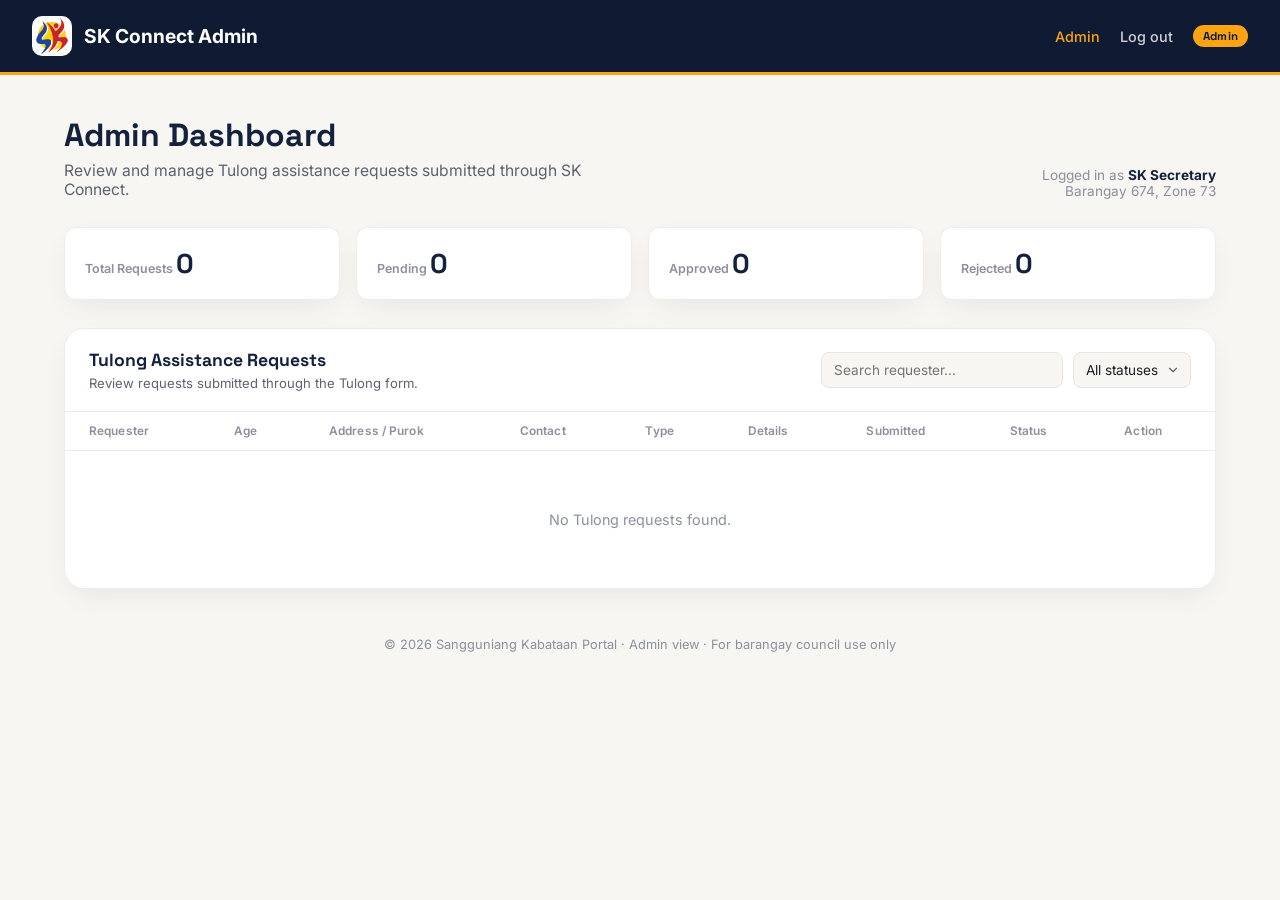
<file: admin.html>
<!DOCTYPE html>
<html lang="en">
<head>
  <meta charset="UTF-8" />
  <meta name="viewport" content="width=device-width, initial-scale=1.0" />

  <title>Admin Dashboard | SK Connect</title>

  <link rel="preconnect" href="https://fonts.googleapis.com" />
  <link rel="preconnect" href="https://fonts.gstatic.com" crossorigin />

  <link
    href="https://fonts.googleapis.com/css2?family=Space+Grotesk:wght@500;600;700&family=Inter:wght@400;500;600&display=swap"
    rel="stylesheet"
  />

  <link rel="stylesheet" href="css/admin.css" />
</head>

<body>

  <!-- NAVBAR -->
  <nav class="navbar">

    <div class="navbar__brand">

      <div class="navbar__logo">
        <img src="navbar.png" alt="Sangguniang Kabataan Logo" />
      </div>

      <span class="navbar__title">
        SK Connect Admin
      </span>

    </div>

    <div class="navbar__links">

      <a href="admin.html" class="navbar__link active">
        Admin
      </a>

      <a href="login-admin.html" class="navbar__link">
        Log out
      </a>

      <span class="navbar__admin-tag">
        Admin
      </span>

    </div>

  </nav>


  <main class="container">

    <!-- PAGE HEADER -->
    <header class="page-header">

      <div>

        <h1 class="page-title">
          Admin Dashboard
        </h1>

        <p class="page-subtitle">
          Review and manage Tulong assistance requests submitted through SK Connect.
        </p>

      </div>

      <div class="page-header__meta">

        Logged in as <strong>SK Secretary</strong><br />

        Barangay 674, Zone 73

      </div>

    </header>


    <!-- STATISTICS -->
    <section class="stat-strip">

      <div class="stat-card">

        <span class="stat-card__label">
          Total Requests
        </span>

        <strong class="stat-card__value" id="totalRequests">
          0
        </strong>

      </div>


      <div class="stat-card">

        <span class="stat-card__label">
          Pending
        </span>

        <strong class="stat-card__value" id="pendingRequests">
          0
        </strong>

      </div>


      <div class="stat-card">

        <span class="stat-card__label">
          Approved
        </span>

        <strong class="stat-card__value" id="approvedRequests">
          0
        </strong>

      </div>


      <div class="stat-card">

        <span class="stat-card__label">
          Rejected
        </span>

        <strong class="stat-card__value" id="rejectedRequests">
          0
        </strong>

      </div>

    </section>


    <!-- TULONG REQUESTS -->
    <section class="panel-card">

      <div class="panel-card__toolbar">

        <div>

          <h2 class="panel-card__title">
            Tulong Assistance Requests
          </h2>

          <p class="panel-card__subtitle">
            Review requests submitted through the Tulong form.
          </p>

        </div>


        <div class="toolbar-controls">

          <input
            type="text"
            class="search-input"
            id="reqSearch"
            placeholder="Search requester..."
          />


          <select
            class="filter-select"
            id="reqStatusFilter"
          >

            <option value="all">
              All statuses
            </option>

            <option value="pending">
              Pending
            </option>

            <option value="approved">
              Approved
            </option>

            <option value="rejected">
              Rejected
            </option>

          </select>

        </div>

      </div>


      <div class="table-wrapper">

        <table class="data-table">

          <thead>

            <tr>

              <th>Requester</th>

              <th>Age</th>

              <th>Address / Purok</th>

              <th>Contact</th>

              <th>Type</th>

              <th>Details</th>

              <th>Submitted</th>

              <th>Status</th>

              <th>Action</th>

            </tr>

          </thead>


          <tbody id="requestsBody">
          </tbody>

        </table>

      </div>


      <div
        class="empty-state"
        id="requestsEmpty"
        style="display:none;"
      >
        No Tulong requests found.
      </div>

    </section>


    <p class="footnote">

      &copy; 2026 Sangguniang Kabataan Portal
      &middot;
      Admin view
      &middot;
      For barangay council use only

    </p>

  </main>


  <div
    class="toast"
    id="toast"
  ></div>


  <script src="js/admin.js"></script>

</body>
</html>
</file>
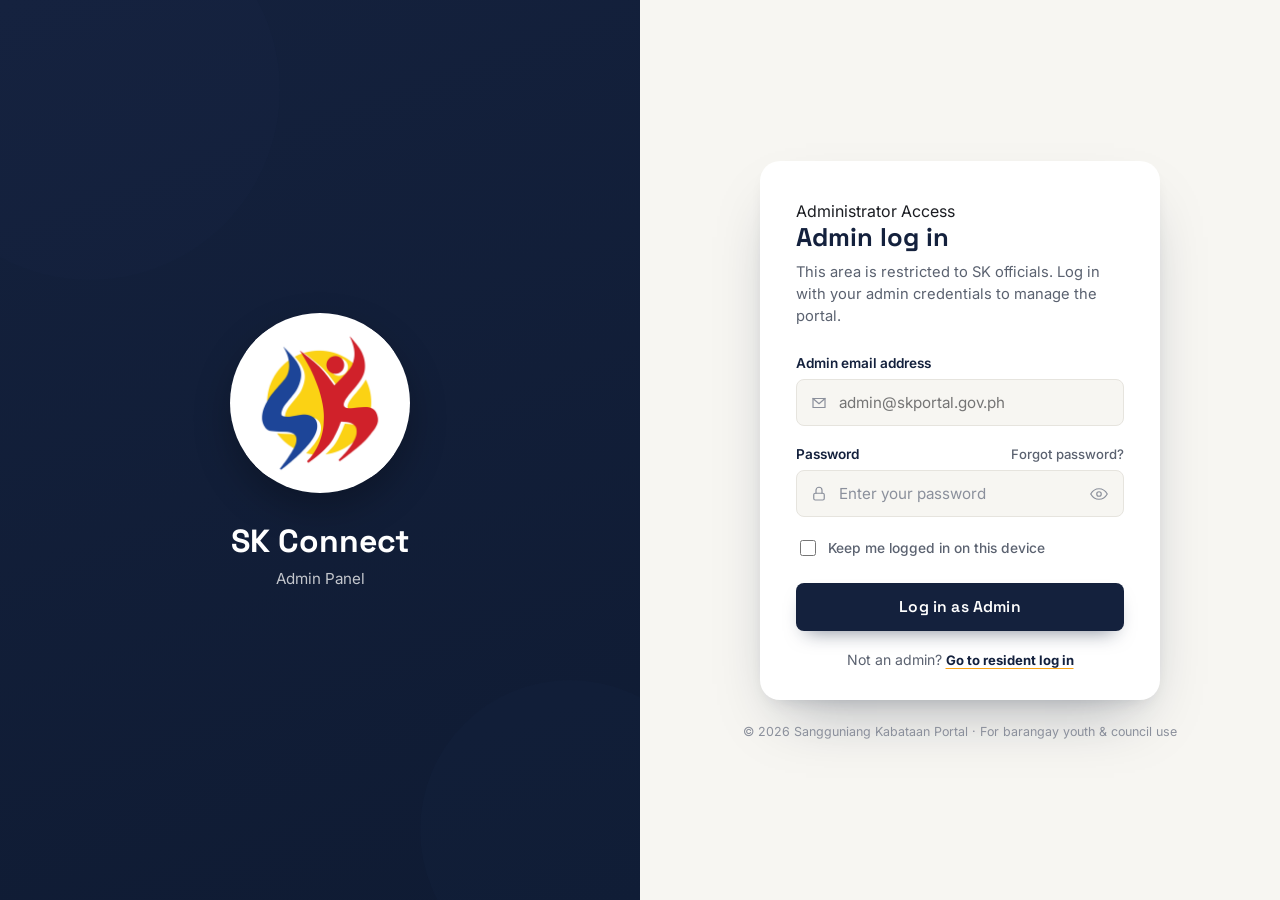
<file: login-admin.html>
<!DOCTYPE html>
<html lang="en">
<head>
  <meta charset="UTF-8" />
  <meta name="viewport" content="width=device-width, initial-scale=1.0" />
  <title>Admin Log In | SK Portal</title>
  <link rel="preconnect" href="https://fonts.googleapis.com" />
  <link rel="preconnect" href="https://fonts.gstatic.com" crossorigin />
  <link href="https://fonts.googleapis.com/css2?family=Space+Grotesk:wght@500;600;700&family=Inter:wght@400;500;600&display=swap" rel="stylesheet" />
  <link rel="stylesheet" href="css/login.css" />
</head>
<body>

  <div class="page">

    <section class="hero">
      <div class="hero__shape hero__shape--one"></div>
      <div class="hero__shape hero__shape--two"></div>

      <div class="hero__brand">
        <div class="hero__logo-circle">
          <!-- Replace 'sklogo.png' with your actual logo image path -->
          <img src="navbar.png" alt="SK Logo" class="hero__logo-img" />
        </div>
        <h1 class="hero__brand-title">SK Connect </h1>
        <p class="hero__brand-tagline">Admin Panel</p>
      </div>
    </section>

    <section class="login-panel">
      <div class="login-card">

        <div class="login-card__header">
          <span class="admin-badge">Administrator Access</span>
          <h2 class="login-card__title">Admin log in</h2>
          <p class="login-card__subtitle">This area is restricted to SK officials. Log in with your admin credentials to manage the portal.</p>
        </div>

        <form class="login-form" id="adminLoginForm" novalidate>

          <p class="form-error" id="adminLoginError" role="alert" hidden>
            We couldn't verify those admin credentials. Check your email and password and try again.
          </p>

          <div class="form-group">
            <label for="adminEmail">Admin email address</label>
            <div class="input-wrap">
              <svg class="input-icon" viewBox="0 0 24 24"><path d="M4 6h16v12H4z"/><path d="M4 6l8 7 8-7"/></svg>
              <input type="email" id="adminEmail" name="email" placeholder="admin@skportal.gov.ph" autocomplete="email" required />
            </div>
          </div>

          <div class="form-group">
            <div class="form-group__row">
              <label for="adminPassword">Password</label>
              <a href="#" class="link-inline">Forgot password?</a>
            </div>
            <div class="input-wrap">
              <svg class="input-icon" viewBox="0 0 24 24"><rect x="5" y="11" width="14" height="9" rx="2"/><path d="M8 11V7a4 4 0 0 1 8 0v4"/></svg>
              <input type="text" id="adminPassword" name="password" placeholder="Enter your password" autocomplete="current-password" required />
              <input type="checkbox" id="toggleAdminPassword" class="toggle-password-checkbox" />
              <label for="toggleAdminPassword" class="toggle-password" aria-label="Show password">
                <svg class="icon-eye" viewBox="0 0 24 24"><path d="M1 12s4-7 11-7 11 7 11 7-4 7-11 7-11-7-11-7z"/><circle cx="12" cy="12" r="3"/></svg>
                <svg class="icon-eye-off" viewBox="0 0 24 24"><path d="M17.94 17.94A10.94 10.94 0 0 1 12 19c-7 0-11-7-11-7a21.6 21.6 0 0 1 5.06-5.94M9.9 4.24A10.6 10.6 0 0 1 12 4c7 0 11 7 11 7a21.6 21.6 0 0 1-2.61 3.53"/><path d="M14.12 14.12a3 3 0 1 1-4.24-4.24"/><path d="M1 1l22 22"/></svg>
              </label>
            </div>
          </div>

          <label class="checkbox-row">
            <input type="checkbox" name="remember" />
            Keep me logged in on this device
          </label>

          <button type="submit" class="btn-login">Log in as Admin</button>

          <p class="signup-line">
            Not an admin? <a href="login.html" class="link-inline link-inline--strong">Go to resident log in</a>
          </p>
        </form>

      </div>

      <p class="footnote">
        &copy; 2026 Sangguniang Kabataan Portal &middot; For barangay youth &amp; council use
      </p>
    </section>

  </div>

  <script>

    document.getElementById('adminLoginForm').addEventListener('submit', function (e) {
      e.preventDefault();

      const email = document.getElementById('adminEmail').value.trim();
      const password = document.getElementById('adminPassword').value.trim();
      const errorBox = document.getElementById('adminLoginError');

      if (!email || !password) {
        errorBox.hidden = false;
        return;
      }

      errorBox.hidden = true;
      window.location.href = 'admin.html';
    });
  </script>
</body>
</html>
</file>
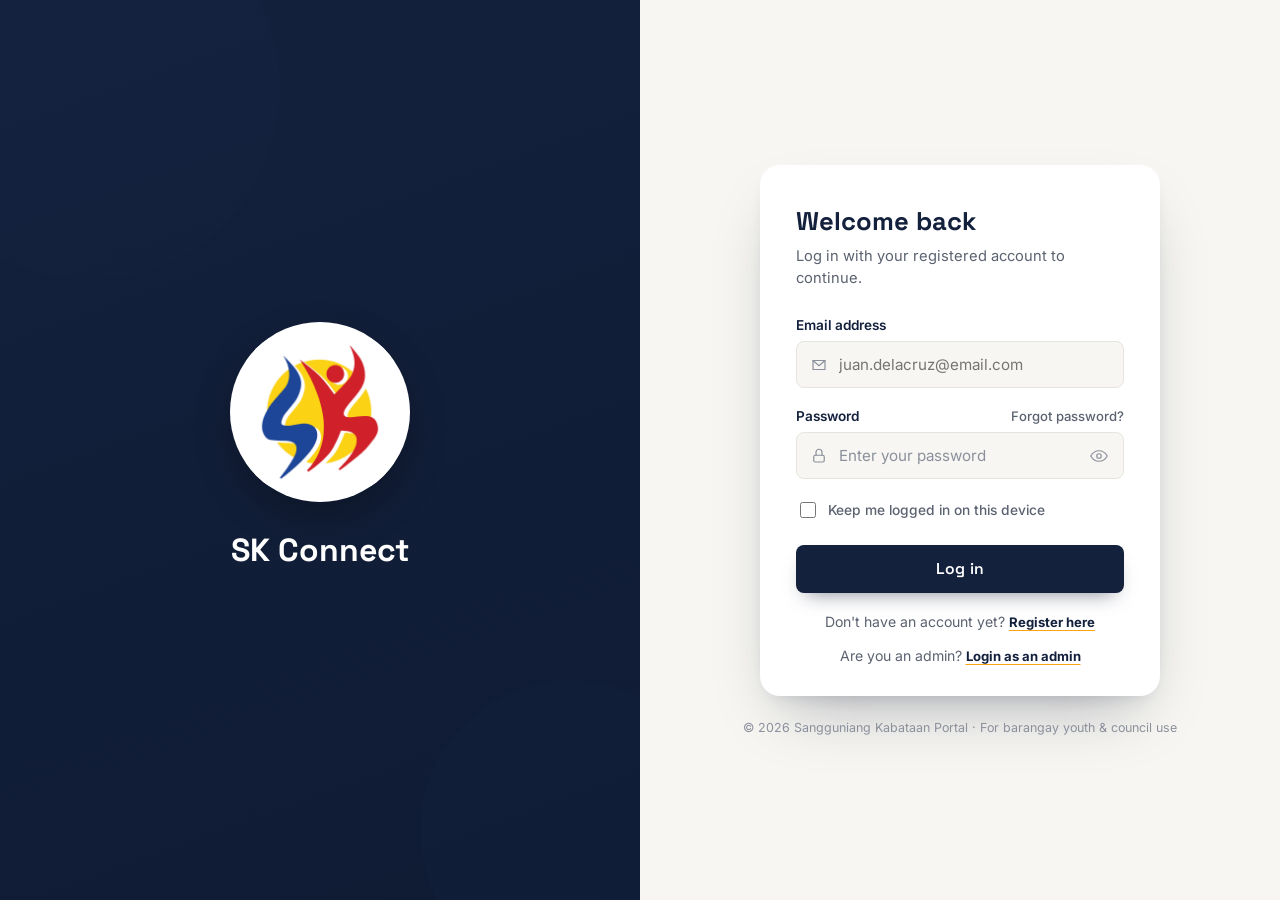
<file: login.html>
<!DOCTYPE html>
<html lang="en">
<head>
  <meta charset="UTF-8" />
  <meta name="viewport" content="width=device-width, initial-scale=1.0" />
  <title>Log In | SK Portal</title>
  <link rel="preconnect" href="https://fonts.googleapis.com" />
  <link rel="preconnect" href="https://fonts.gstatic.com" crossorigin />
  <link href="https://fonts.googleapis.com/css2?family=Space+Grotesk:wght@500;600;700&family=Inter:wght@400;500;600&display=swap" rel="stylesheet" />
  <link rel="stylesheet" href="css/login.css" />
</head>
<body>

  <div class="page">

    <section class="hero">
      <div class="hero__shape hero__shape--one"></div>
      <div class="hero__shape hero__shape--two"></div>

      <div class="hero__brand">
        <div class="hero__logo-circle">
          <img src="navbar.png" alt="SK Logo" class="hero__logo-img" />
        </div>
        <h1 class="hero__brand-title">SK Connect</h1>
        <p class="hero__brand-tagline"></p>
      </div>
    </section>

    <section class="login-panel">
      <div class="login-card">

        <div class="login-card__header">
          <h2 class="login-card__title">Welcome back</h2>
          <p class="login-card__subtitle">Log in with your registered account to continue.</p>
        </div>

        <form class="login-form" id="loginForm" novalidate>

          <p class="form-error" id="loginError" role="alert" hidden>
            We couldn't find an account with those details. Check your email and password and try again.
          </p>

          <div class="form-group">
            <label for="email">Email address</label>
            <div class="input-wrap">
              <svg class="input-icon" viewBox="0 0 24 24"><path d="M4 6h16v12H4z"/><path d="M4 6l8 7 8-7"/></svg>
              <input type="email" id="email" name="email" placeholder="juan.delacruz@email.com" autocomplete="email" required />
            </div>
          </div>

          <div class="form-group">
            <div class="form-group__row">
              <label for="password">Password</label>
              <a href="#" class="link-inline">Forgot password?</a>
            </div>
            <div class="input-wrap">
              <svg class="input-icon" viewBox="0 0 24 24"><rect x="5" y="11" width="14" height="9" rx="2"/><path d="M8 11V7a4 4 0 0 1 8 0v4"/></svg>
              <input type="text" id="password" name="password" placeholder="Enter your password" autocomplete="current-password" required />
              <input type="checkbox" id="togglePassword" class="toggle-password-checkbox" />
              <label for="togglePassword" class="toggle-password" aria-label="Show password">
                <svg class="icon-eye" viewBox="0 0 24 24"><path d="M1 12s4-7 11-7 11 7 11 7-4 7-11 7-11-7-11-7z"/><circle cx="12" cy="12" r="3"/></svg>
                <svg class="icon-eye-off" viewBox="0 0 24 24"><path d="M17.94 17.94A10.94 10.94 0 0 1 12 19c-7 0-11-7-11-7a21.6 21.6 0 0 1 5.06-5.94M9.9 4.24A10.6 10.6 0 0 1 12 4c7 0 11 7 11 7a21.6 21.6 0 0 1-2.61 3.53"/><path d="M14.12 14.12a3 3 0 1 1-4.24-4.24"/><path d="M1 1l22 22"/></svg>
              </label>
            </div>
          </div>

          <label class="checkbox-row">
            <input type="checkbox" name="remember" />
            Keep me logged in on this device
          </label>

          <button type="submit" class="btn-login">Log in</button>

          <p class="signup-line">
            Don't have an account yet? <a href="register.html" class="link-inline link-inline--strong">Register here</a><br><br>
             Are you an admin? <a href="login-admin.html" class="link-inline link-inline--strong">Login as an admin</a>
          </p>
        </form>

      </div>

      <p class="footnote">
        &copy; 2026 Sangguniang Kabataan Portal &middot; For barangay youth &amp; council use
      </p>
    </section>

  </div>

  <script>
    // No backend yet — this stands in for "credentials checked, now go to the portal".
    // Swap this out once real authentication is wired up.
    document.getElementById('loginForm').addEventListener('submit', function (e) {
      e.preventDefault();

      const email = document.getElementById('email').value.trim();
      const password = document.getElementById('password').value.trim();
      const errorBox = document.getElementById('loginError');

      if (!email || !password) {
        errorBox.hidden = false;
        return;
      }

      errorBox.hidden = true;

      // This is the piece that was missing: every other page (Tulong,
      // My Requests, etc.) checks localStorage.getItem("sk_logged_in_user")
      // to know someone is logged in. Without this line, that key was
      // never being set, so those pages always saw "logged out" — that
      // was the real cause of the "please log in" message.
      localStorage.setItem('sk_logged_in_user', email);

      window.location.href = 'user/index-user.html';
    });
  </script>
</body>
</html>
</file>
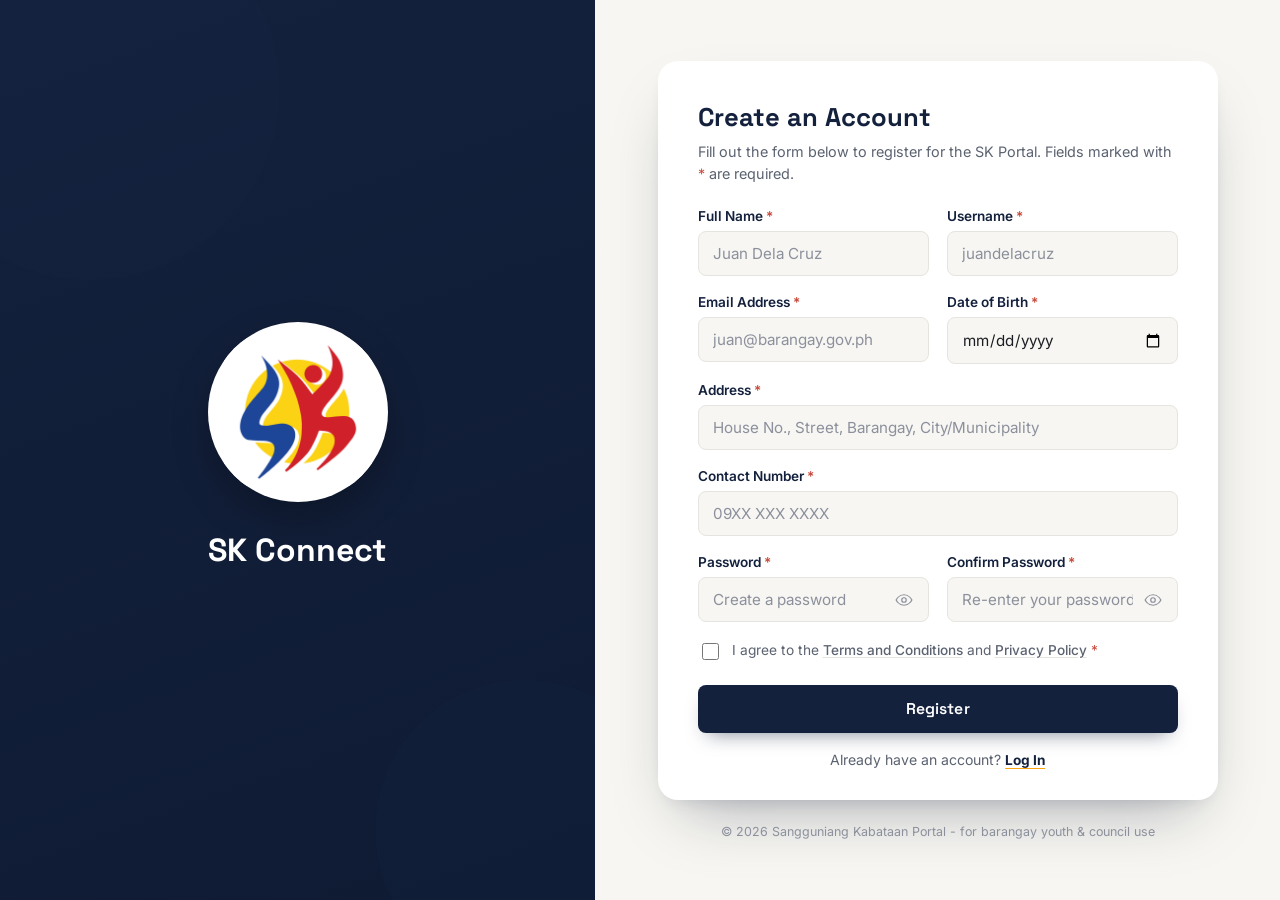
<file: register.html>
<!DOCTYPE html>
<html lang="en">
<head>
  <meta charset="UTF-8" />
  <meta name="viewport" content="width=device-width, initial-scale=1.0" />
  <title>SK Portal - Create an Account</title>
  <link rel="preconnect" href="https://fonts.googleapis.com" />
  <link rel="preconnect" href="https://fonts.gstatic.com" crossorigin />
  <link href="https://fonts.googleapis.com/css2?family=Space+Grotesk:wght@500;600;700&family=Inter:wght@400;500;600&display=swap" rel="stylesheet" />
  <link rel="stylesheet" href="css/register.css" />
</head>
<body>

  <div class="page">

    <section class="hero">
      <div class="hero__shape hero__shape--one"></div>
      <div class="hero__shape hero__shape--two"></div>

      <div class="hero__brand">
        <div class="hero__logo-circle">
          
          <img src="navbar.png" alt="SK Logo" class="hero__logo-img" />
        </div>
        <h1 class="hero__brand-title">SK Connect</h1>
        <p class="hero__brand-tagline"></p>
      </div>
    </section>

    <!-- right side, registration form -->
    <main class="register-panel">
      <div class="register-card">

        <div class="register-card__header">
          <h2 class="register-card__title">Create an Account</h2>
          <p class="register-card__subtitle">
            Fill out the form below to register for the SK Portal.
            Fields marked with <span class="req">*</span> are required.
          </p>
        </div>

       
        <form id="registerForm" class="register-form" action="#" method="post" novalidate>

          <div id="form-message" class="form-message" hidden>
            Please complete all required fields.
          </div>

          <div class="form-row">
            <div class="form-group">
              <label for="fullName">Full Name <span class="req">*</span></label>
              <input
                type="text"
                id="fullName"
                name="fullName"
                placeholder="Juan Dela Cruz"
                autocomplete="name"
                required
              />
              <span class="field-error" id="fullName-error"></span>
            </div>

            <div class="form-group">
              <label for="username">Username <span class="req">*</span></label>
              <input
                type="text"
                id="username"
                name="username"
                placeholder="juandelacruz"
                autocomplete="username"
                required
              />
              <span class="field-error" id="username-error"></span>
            </div>
          </div>

          <div class="form-row">
            <div class="form-group">
              <label for="email">Email Address <span class="req">*</span></label>
              <input
                type="email"
                id="email"
                name="email"
                placeholder="juan@barangay.gov.ph"
                autocomplete="email"
                required
              />
              <span class="field-error" id="email-error"></span>
            </div>

            <div class="form-group">
              <label for="dob">Date of Birth <span class="req">*</span></label>
              <input
                type="date"
                id="dob"
                name="dob"
                autocomplete="bday"
                required
              />
              <span class="field-error" id="dob-error"></span>
            </div>
          </div>

          <div class="form-group">
            <label for="address">Address <span class="req">*</span></label>
            <input
              type="text"
              id="address"
              name="address"
              placeholder="House No., Street, Barangay, City/Municipality"
              autocomplete="street-address"
              required
            />
            <span class="field-error" id="address-error"></span>
          </div>

          <div class="form-group">
            <label for="contactNumber">Contact Number <span class="req">*</span></label>
            <input
              type="tel"
              id="contactNumber"
              name="contactNumber"
              placeholder="09XX XXX XXXX"
              autocomplete="tel"
              inputmode="tel"
              required
            />
            <span class="field-error" id="contactNumber-error"></span>
          </div>

          <div class="form-row">
            <div class="form-group">
              <label for="password">Password <span class="req">*</span></label>
              <div class="input-wrap">
                <!--
                  same pure-css show/hide trick as login page,
                  walang JS na kailangan
                -->
                <input
                  type="text"
                  id="password"
                  name="password"
                  class="password-field"
                  placeholder="Create a password"
                  autocomplete="new-password"
                  required
                />
                <input type="checkbox" id="togglePassword" class="toggle-password-checkbox" />
                <label for="togglePassword" class="toggle-password">
                  <svg class="icon-eye" viewBox="0 0 24 24">
                    <path d="M1.5 12S5 5 12 5s10.5 7 10.5 7-3.5 7-10.5 7S1.5 12 1.5 12Z" />
                    <circle cx="12" cy="12" r="3" />
                  </svg>
                  <svg class="icon-eye-off" viewBox="0 0 24 24">
                    <path d="M3 3l18 18" />
                    <path d="M10.6 5.2A10.9 10.9 0 0 1 12 5c7 0 10.5 7 10.5 7a13.5 13.5 0 0 1-3.1 3.9M6.6 6.6C3.4 8.6 1.5 12 1.5 12s3.5 7 10.5 7a10.6 10.6 0 0 0 4.2-.85" />
                    <path d="M9.9 9.9a3 3 0 0 0 4.2 4.2" />
                  </svg>
                </label>
              </div>
              <span class="field-error" id="password-error"></span>
            </div>

            <div class="form-group">
              <label for="confirmPassword">Confirm Password <span class="req">*</span></label>
              <div class="input-wrap">
                <input
                  type="text"
                  id="confirmPassword"
                  name="confirmPassword"
                  class="password-field"
                  placeholder="Re-enter your password"
                  autocomplete="new-password"
                  required
                />
                <input type="checkbox" id="toggleConfirmPassword" class="toggle-password-checkbox" />
                <label for="toggleConfirmPassword" class="toggle-password">
                  <svg class="icon-eye" viewBox="0 0 24 24">
                    <path d="M1.5 12S5 5 12 5s10.5 7 10.5 7-3.5 7-10.5 7S1.5 12 1.5 12Z" />
                    <circle cx="12" cy="12" r="3" />
                  </svg>
                  <svg class="icon-eye-off" viewBox="0 0 24 24">
                    <path d="M3 3l18 18" />
                    <path d="M10.6 5.2A10.9 10.9 0 0 1 12 5c7 0 10.5 7 10.5 7a13.5 13.5 0 0 1-3.1 3.9M6.6 6.6C3.4 8.6 1.5 12 1.5 12s3.5 7 10.5 7a10.6 10.6 0 0 0 4.2-.85" />
                    <path d="M9.9 9.9a3 3 0 0 0 4.2 4.2" />
                  </svg>
                </label>
              </div>
              <span class="field-error" id="confirmPassword-error"></span>
            </div>
          </div>

          <label class="checkbox-row">
            <input type="checkbox" id="terms" name="terms" required />
            <span>
              I agree to the
              <a href="terms.html" class="link-inline">Terms and Conditions</a>
              and <a href="privacy.html" class="link-inline">Privacy Policy</a>
              <span class="req">*</span>
            </span>
          </label>

          <button type="submit" class="btn-register" id="registerButton">
            Register
          </button>

          <p class="login-line">
            Already have an account?
            <a href="login.html" class="link-inline link-inline--strong">Log In</a>
          </p>
        </form>

      </div>

      <p class="footnote">
        &copy; 2026 Sangguniang Kabataan Portal - for barangay youth &amp; council use
      </p>
    </main>

  </div>

</body>
</html>
</file>
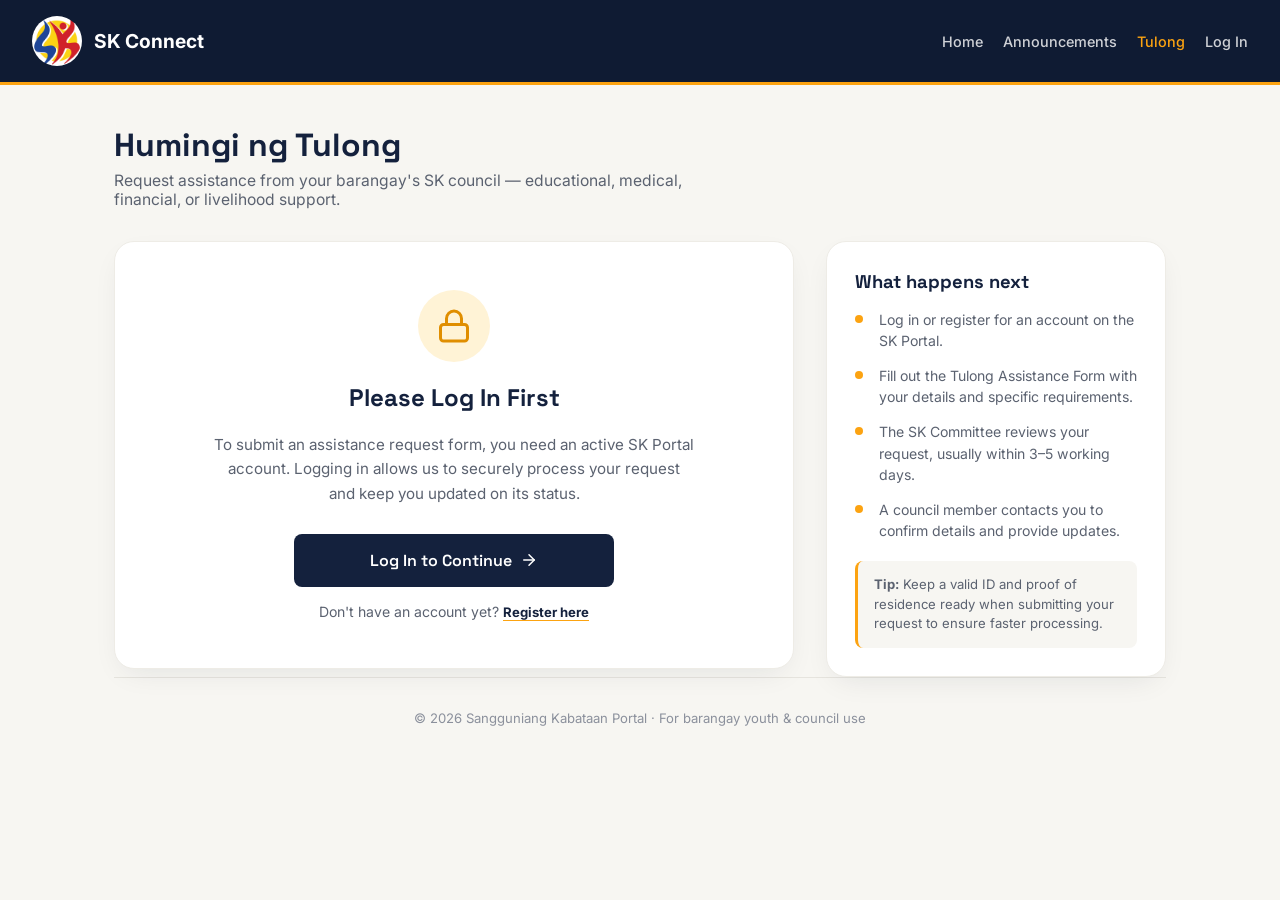
<file: tulong.html>
<!DOCTYPE html>
<html lang="en">
<head>
  <meta charset="UTF-8" />
  <meta name="viewport" content="width=device-width, initial-scale=1.0" />
  <title>Humingi ng Tulong | SK Portal</title>
  <link rel="preconnect" href="https://fonts.googleapis.com" />
  <link rel="preconnect" href="https://fonts.gstatic.com" crossorigin />
  <link href="https://fonts.googleapis.com/css2?family=Space+Grotesk:wght@500;600;700&family=Inter:wght@400;500;600&display=swap" rel="stylesheet" />
  <link rel="stylesheet" href="css/web.css" />

  <style>
    .tulong-layout {
      display: grid;
      grid-template-columns: 1fr 340px;
      gap: 32px;
      align-items: start;
    }

    .login-prompt-card {
      background: var(--white);
      border-radius: var(--radius-lg);
      box-shadow: var(--shadow-card);
      padding: 48px 36px;
      border: 1px solid var(--line-100);
      text-align: center;
      display: flex;
      flex-direction: column;
      align-items: center;
      gap: 20px;
    }

    .login-prompt-icon {
      width: 72px;
      height: 72px;
      border-radius: 50%;
      background: #fff3d6;
      display: flex;
      align-items: center;
      justify-content: center;
      color: var(--gold-600);
    }

    .login-prompt-icon svg {
      width: 36px;
      height: 36px;
      fill: none;
      stroke: currentColor;
      stroke-width: 2;
      stroke-linecap: round;
      stroke-linejoin: round;
    }

    .login-prompt-title {
      font-size: 1.5rem;
      color: var(--navy-800);
      font-weight: 700;
    }

    .login-prompt-desc {
      font-size: 0.95rem;
      color: var(--ink-600);
      line-height: 1.6;
      max-width: 480px;
      margin: 0 auto;
    }

    .login-prompt-actions {
      display: flex;
      flex-direction: column;
      align-items: center;
      gap: 12px;
      width: 100%;
      max-width: 320px;
      margin-top: 8px;
    }

    .btn-large-login {
      width: 100%;
      justify-content: center;
      padding: 16px 28px;
      font-size: 1rem;
      border-radius: var(--radius-sm);
      background: var(--navy-800);
      color: var(--white);
      font-family: var(--font-display);
      font-weight: 600;
      transition: background 0.15s ease, transform 0.1s ease;
      display: inline-flex;
      align-items: center;
      gap: 8px;
    }

    .btn-large-login:hover {
      background: var(--navy-700);
      color: var(--gold-500);
    }

    .login-prompt-footer {
      font-size: 0.88rem;
      color: var(--ink-600);
      margin-top: 4px;
    }

    .info-card {
      background: var(--white);
      border-radius: var(--radius-lg);
      padding: 28px;
      box-shadow: var(--shadow-card);
      border: 1px solid var(--line-100);
    }

    .info-card__title {
      font-size: 1.15rem;
      color: var(--navy-800);
      margin-bottom: 16px;
    }

    .info-steps {
      display: flex;
      flex-direction: column;
      gap: 14px;
      margin-bottom: 20px;
    }

    .info-steps li {
      position: relative;
      padding-left: 24px;
      font-size: 0.88rem;
      line-height: 1.5;
      color: var(--ink-600);
    }

    .info-steps li::before {
      content: "";
      position: absolute;
      left: 0;
      top: 6px;
      width: 8px;
      height: 8px;
      border-radius: 50%;
      background: var(--gold-500);
    }

    .info-card__note {
      padding: 14px 16px;
      background: var(--cream-50);
      border-radius: var(--radius-sm);
      border-left: 3px solid var(--gold-500);
      font-size: 0.82rem;
      color: var(--ink-600);
      line-height: 1.5;
    }

    @media (max-width: 850px) {
      .tulong-layout {
        grid-template-columns: 1fr;
      }
    }
  </style>
</head>
<body>

  <nav class="navbar">
    <div class="navbar__brand">
      <div class="navbar__logo">
        <img src="navbar.png" alt="Sangguniang Kabataan Logo" />
      </div>
      <span class="navbar__title">SK Connect </span>
    </div>
    <div class="navbar__links">
      <a href="index.html" class="navbar__link">Home</a>
      <a href="announcements.html" class="navbar__link">Announcements</a>
      <a href="tulong.html" class="navbar__link active">Tulong</a>
      <a href="login.html" class="navbar__link">Log In</a>
    </div>
  </nav>

  <main class="container">
    <header class="page-header">
      <h1 class="page-title">Humingi ng Tulong</h1>
      <p class="page-subtitle">Request assistance from your barangay's SK council — educational, medical, financial, or livelihood support.</p>
    </header>

    <div class="tulong-layout">
      <section class="login-prompt-card">
        <div class="login-prompt-icon">
          <svg viewBox="0 0 24 24">
            <rect x="3" y="11" width="18" height="11" rx="2" ry="2"></rect>
            <path d="M7 11V7a5 5 0 0 1 10 0v4"></path>
          </svg>
        </div>

        <h2 class="login-prompt-title">Please Log In First</h2>

        <p class="login-prompt-desc">
          To submit an assistance request form, you need an active SK Portal account. Logging in allows us to securely process your request and keep you updated on its status.
        </p>

        <div class="login-prompt-actions">
          <a href="login.html" class="btn-large-login">
            Log In to Continue
            <svg width="18" height="18" viewBox="0 0 24 24" fill="none" stroke="currentColor" stroke-width="2" stroke-linecap="round" stroke-linejoin="round">
              <line x1="5" y1="12" x2="19" y2="12"></line>
              <polyline points="12 5 19 12 12 19"></polyline>
            </svg>
          </a>

          <p class="login-prompt-footer">
            Don't have an account yet? 
            <a href="register.html" class="link-inline link-inline--strong">Register here</a>
          </p>
        </div>
      </section>

      <aside class="info-card">
        <h3 class="info-card__title">What happens next</h3>
        <ul class="info-steps">
          <li>Log in or register for an account on the SK Portal.</li>
          <li>Fill out the Tulong Assistance Form with your details and specific requirements.</li>
          <li>The SK Committee reviews your request, usually within 3–5 working days.</li>
          <li>A council member contacts you to confirm details and provide updates.</li>
        </ul>
        <p class="info-card__note">
          <strong>Tip:</strong> Keep a valid ID and proof of residence ready when submitting your request to ensure faster processing.
        </p>
      </aside>
    </div>

    <p class="footnote">
      &copy; 2026 Sangguniang Kabataan Portal &middot; For barangay youth &amp; council use
    </p>
  </main>

  <script>
    
  </script>
</body>
</html>
</file>
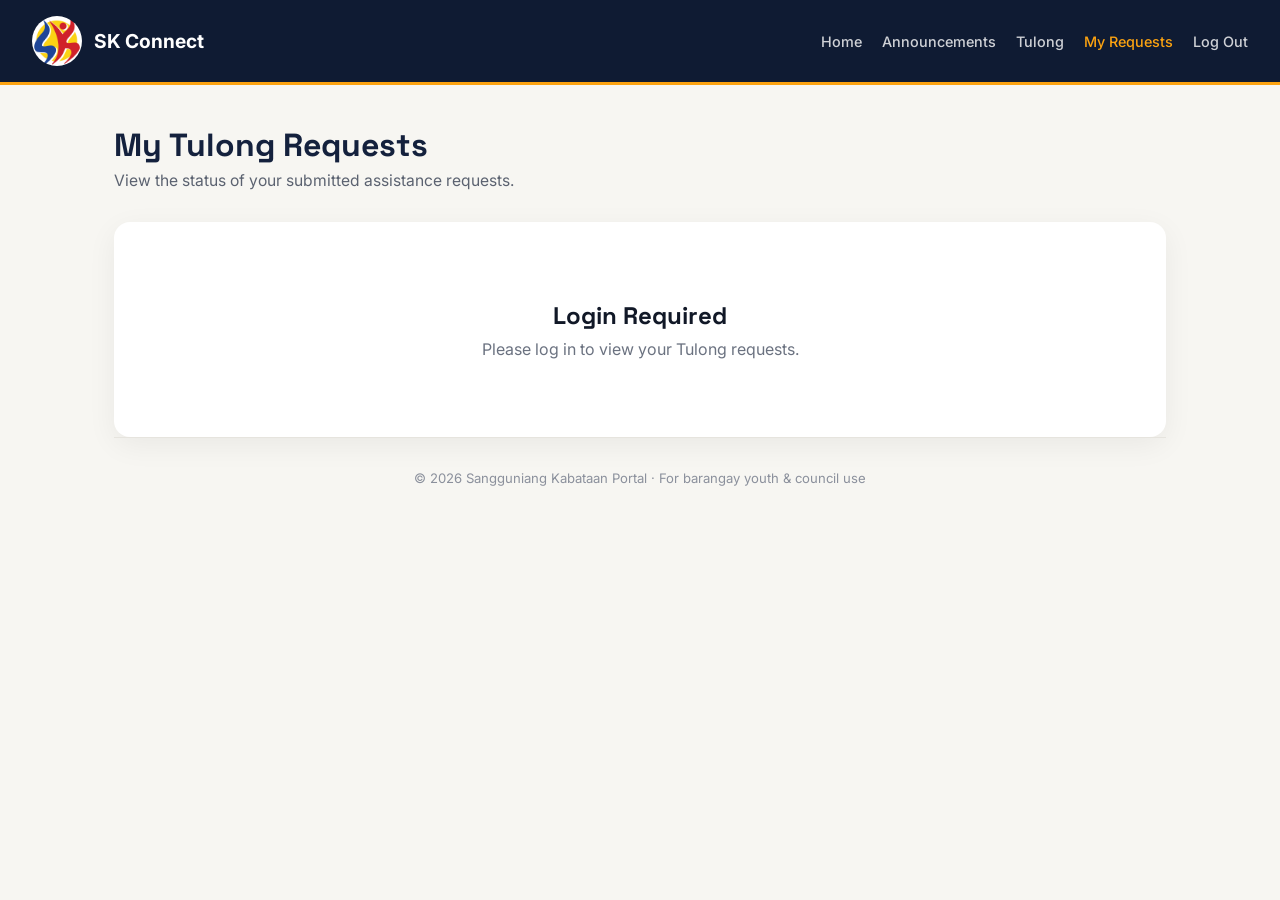
<file: user/request.html>
<!DOCTYPE html>
<html lang="en">
<head>
  <meta charset="UTF-8" />
  <meta name="viewport" content="width=device-width, initial-scale=1.0" />
  <title>My Requests | SK Connect</title>
  <link rel="preconnect" href="https://fonts.googleapis.com" />
  <link rel="preconnect" href="https://fonts.gstatic.com" crossorigin />
  <link href="https://fonts.googleapis.com/css2?family=Space+Grotesk:wght@500;600;700&family=Inter:wght@400;500;600&display=swap" rel="stylesheet" />
  <link rel="stylesheet" href="../css/web.css" />
  <style>
    .requests-card {
      background: #ffffff;
      border-radius: 16px;
      padding: 28px;
      box-shadow: 0 8px 30px rgba(0,0,0,0.06);
    }
    .request-item {
      border: 1px solid #e5e7eb;
      border-radius: 14px;
      padding: 22px;
      margin-bottom: 18px;
      background: #fff;
    }
    .request-header {
      display: flex;
      justify-content: space-between;
      align-items: center;
      gap: 15px;
      margin-bottom: 18px;
    }
    .request-title {
      font-family: "Space Grotesk", sans-serif;
      font-size: 20px;
      font-weight: 700;
      margin: 0;
    }
    .request-date {
      color: #6b7280;
      font-size: 13px;
    }
    .request-info {
      display: grid;
      grid-template-columns: repeat(2, 1fr);
      gap: 15px;
      margin-bottom: 18px;
    }
    .info-item {
      background: #f8fafc;
      padding: 14px;
      border-radius: 10px;
    }
    .info-label {
      display: block;
      color: #6b7280;
      font-size: 12px;
      margin-bottom: 5px;
    }
    .info-value {
      font-weight: 600;
      color: #111827;
    }
    .request-details {
      margin-top: 15px;
      padding: 16px;
      background: #f8fafc;
      border-radius: 10px;
      line-height: 1.6;
    }
    .status-badge {
      display: inline-flex;
      align-items: center;
      padding: 7px 13px;
      border-radius: 999px;
      font-size: 13px;
      font-weight: 600;
    }
    .status-pending {
      background: #fff7ed;
      color: #c2410c;
    }
    .status-approved {
      background: #ecfdf5;
      color: #047857;
    }
    .status-rejected {
      background: #fef2f2;
      color: #b91c1c;
    }
    .empty-requests {
      text-align: center;
      padding: 50px 20px;
      color: #6b7280;
    }
    .empty-requests h2 {
      margin-bottom: 8px;
      color: #111827;
    }
    .request-id {
      color: #6b7280;
      font-size: 12px;
      margin-top: 5px;
    }
    @media (max-width: 700px) {
      .request-header {
        flex-direction: column;
        align-items: flex-start;
      }
      .request-info {
        grid-template-columns: 1fr;
      }
    }
  </style>
</head>
<body>

  <!-- NAVBAR -->
  <nav class="navbar">
    <div class="navbar__brand">
      <div class="navbar__logo">
        <img src="../navbar.png" alt="Sangguniang Kabataan Logo" />
      </div>
      <span class="navbar__title">
        SK Connect
      </span>
    </div>
    <div class="navbar__links">
      <a href="index-user.html" class="navbar__link">
        Home
      </a>
      <a href="announcemnet-user.html" class="navbar__link">
        Announcements
      </a>
      <a href="tulong-user.html" class="navbar__link">
        Tulong
      </a>
      <a href="request.html" class="navbar__link active">
        My Requests
      </a>
      <a href="../index.html" class="navbar__link" id="logoutLink">
        Log Out
      </a>
    </div>
  </nav>

  <!-- MAIN -->
  <main class="container">
    <header class="page-header">
      <h1 class="page-title">
        My Tulong Requests
      </h1>
      <p class="page-subtitle">
        View the status of your submitted assistance requests.
      </p>
    </header>

    <section class="requests-card">
      <div id="requestsContainer"></div>
    </section>

    <p class="footnote">
      &copy; 2026 Sangguniang Kabataan Portal &middot; For barangay youth &amp; council use
    </p>
  </main>

  <script>
    (function () {
      const STORAGE_KEY = "sk_tulong_requests";
      const AUTH_KEY = "sk_logged_in_user";
      const loggedInUser = (localStorage.getItem(AUTH_KEY) || "").trim();
      const container = document.getElementById("requestsContainer");

      // ==========================================
      // CHECK LOGIN (read fresh, same fix as tulong-user.html)
      // ==========================================
      if (!loggedInUser) {
        container.innerHTML = `
          <div class="empty-requests">
            <h2>Login Required</h2>
            <p>Please log in to view your Tulong requests.</p>
          </div>
        `;
        return;
      }

      function escapeHtml(value) {
        const div = document.createElement("div");
        div.textContent = value == null ? "" : String(value);
        return div.innerHTML;
      }

      // ==========================================
      // GET REQUESTS
      // ==========================================
      let requests = [];
      try {
        requests = JSON.parse(localStorage.getItem(STORAGE_KEY)) || [];
      } catch (error) {
        requests = [];
      }

      // ==========================================
      // ONLY SHOW CURRENT USER'S REQUESTS
      // ==========================================
      const myRequests = requests.filter(function (request) {
        return request.userEmail === loggedInUser;
      });

      // ==========================================
      // NO REQUESTS
      // ==========================================
      if (myRequests.length === 0) {
        container.innerHTML = `
          <div class="empty-requests">
            <h2>No Tulong Requests Yet</h2>
            <p>You have not submitted any assistance requests.</p>
          </div>
        `;
        return;
      }

      // ==========================================
      // DISPLAY REQUESTS
      // Statuses here come straight from the same
      // "sk_tulong_requests" storage that js/admin.js
      // updates when the SK Secretary approves/rejects,
      // so this list reflects admin decisions automatically
      // on the next visit/refresh.
      // ==========================================
      myRequests
        .sort(function (a, b) {
          return new Date(b.submittedAt) - new Date(a.submittedAt);
        })
        .forEach(function (request) {
          let statusText = request.status.charAt(0).toUpperCase() + request.status.slice(1);
          let statusClass = "status-" + request.status;
          let assistanceText = request.assistanceType;

          // Format assistance type
          if (assistanceText) {
            assistanceText = assistanceText.charAt(0).toUpperCase() + assistanceText.slice(1);
          }

          const submittedDate = new Date(request.submittedAt).toLocaleString("en-PH", {
            year: "numeric",
            month: "long",
            day: "numeric",
            hour: "numeric",
            minute: "2-digit"
          });

          const item = document.createElement("div");
          item.className = "request-item";
          item.innerHTML = `
            <div class="request-header">
              <div>
                <h3 class="request-title">${escapeHtml(assistanceText || "Assistance")} Request</h3>
                <div class="request-date">Submitted ${escapeHtml(submittedDate)}</div>
                <div class="request-id">Reference #${escapeHtml(request.id)}</div>
              </div>
              <span class="status-badge ${statusClass}">${escapeHtml(statusText)}</span>
            </div>
            <div class="request-info">
              <div class="info-item">
                <span class="info-label">Age</span>
                <span class="info-value">${escapeHtml(request.age)}</span>
              </div>
              <div class="info-item">
                <span class="info-label">Address / Purok</span>
                <span class="info-value">${escapeHtml(request.address)}</span>
              </div>
              <div class="info-item">
                <span class="info-label">Contact number</span>
                <span class="info-value">${escapeHtml(request.contact)}</span>
              </div>
              <div class="info-item">
                <span class="info-label">Type of assistance</span>
                <span class="info-value">${escapeHtml(assistanceText)}</span>
              </div>
            </div>
            <div class="request-details">${escapeHtml(request.details)}</div>
          `;

          container.appendChild(item);
        });
    })();
  </script>
</body>
</html>
</file>
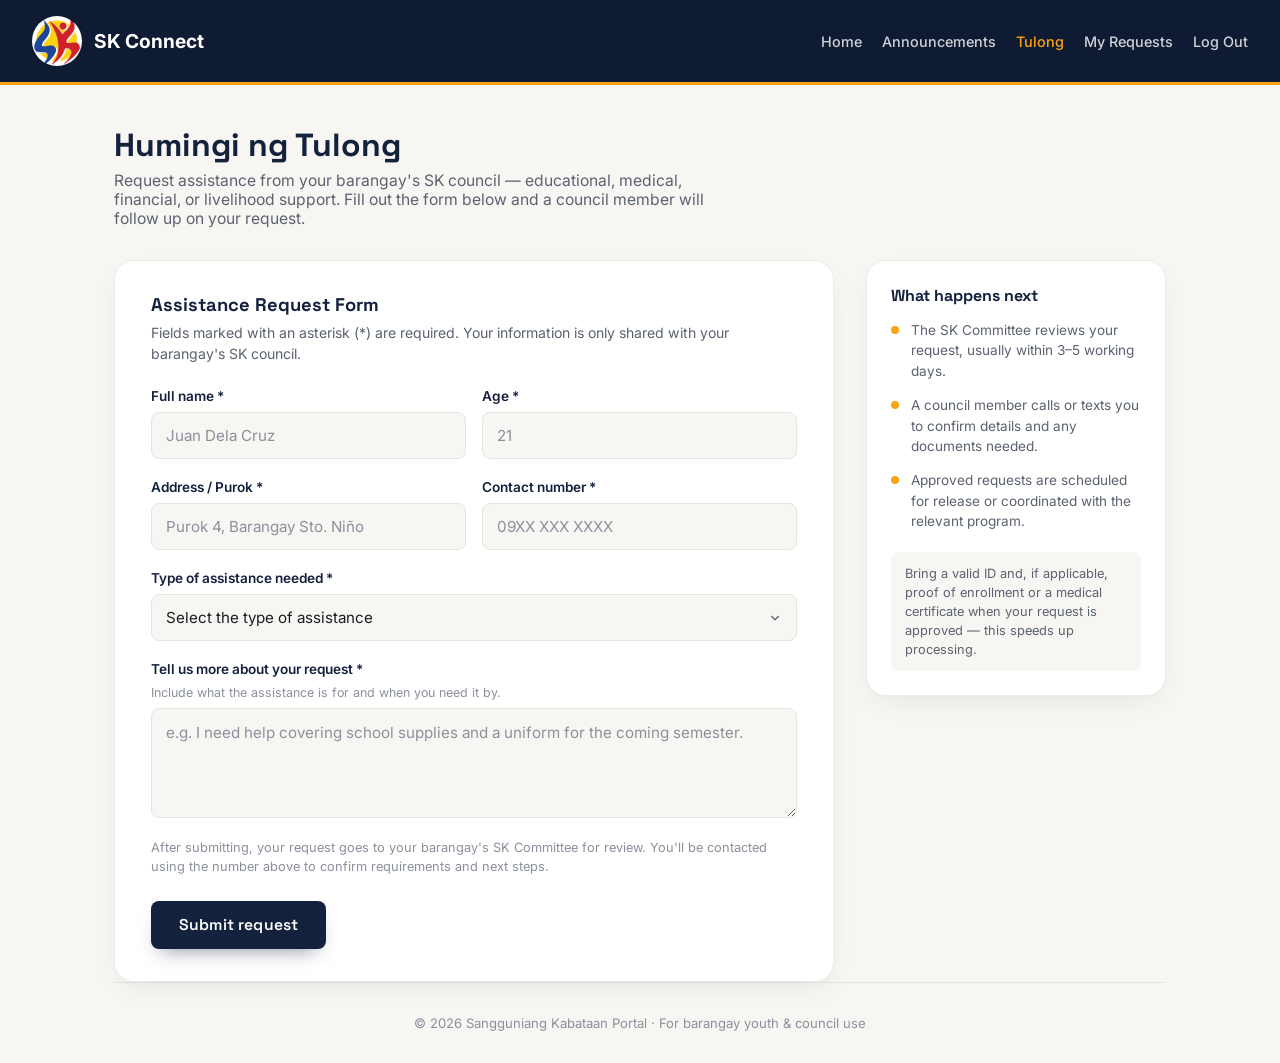
<file: user/tulong-user.html>
<!DOCTYPE html>
<html lang="en">
<head>
  <meta charset="UTF-8" />
  <meta name="viewport" content="width=device-width, initial-scale=1.0" />
  <title>Humingi ng Tulong | SK Portal</title>
  <link rel="preconnect" href="https://fonts.googleapis.com" />
  <link rel="preconnect" href="https://fonts.gstatic.com" crossorigin />
  <link href="https://fonts.googleapis.com/css2?family=Space+Grotesk:wght@500;600;700&family=Inter:wght@400;500;600&display=swap" rel="stylesheet" />
  <link rel="stylesheet" href="../css/web.css" />
</head>
<body>

  <nav class="navbar">
    <div class="navbar__brand">
      <div class="navbar__logo">
        <img src="../navbar.png" alt="Sangguniang Kabataan Logo" />
      </div>
      <span class="navbar__title">SK Connect </span>
    </div>
    <div class="navbar__links">
      <a href="index-user.html" class="navbar__link">Home</a>
      <a href="announcemnet-user.html" class="navbar__link">Announcements</a>
      <a href="tulong-user.html" class="navbar__link active">Tulong</a>
      <a href="request.html" class="navbar__link">My Requests</a>
      <a href="../index.html" class="navbar__link">Log Out</a>
    </div>
  </nav>

  <main class="container">
    <header class="page-header">
      <h1 class="page-title">Humingi ng Tulong</h1>
      <p class="page-subtitle">Request assistance from your barangay's SK council — educational, medical, financial, or livelihood support. Fill out the form below and a council member will follow up on your request.</p>
    </header>

    <div class="tulong-layout">
      <section class="form-card">
        <h2 class="form-card__title">Assistance Request Form</h2>
        <p class="form-card__subtitle">Fields marked with an asterisk (*) are required. Your information is only shared with your barangay's SK council.</p>

        <form class="tulong-form" id="tulongForm" novalidate>
          <div class="form-row">
            <div class="form-group">
              <label for="fullName">Full name *</label>
              <input type="text" id="fullName" name="fullName" placeholder="Juan Dela Cruz" required />
            </div>
            <div class="form-group">
              <label for="age">Age *</label>
              <input type="number" id="age" name="age" min="15" max="30" placeholder="21" required />
            </div>
          </div>

          <div class="form-row">
            <div class="form-group">
              <label for="address">Address / Purok *</label>
              <input type="text" id="address" name="address" placeholder="Purok 4, Barangay Sto. Niño" required />
            </div>
            <div class="form-group">
              <label for="contact">Contact number *</label>
              <input type="tel" id="contact" name="contact" placeholder="09XX XXX XXXX" required />
            </div>
          </div>

          <div class="form-group">
            <label for="assistanceType">Type of assistance needed *</label>
            <select id="assistanceType" name="assistanceType" required>
              <option value="" selected disabled>Select the type of assistance</option>
              <option value="educational">Educational assistance</option>
              <option value="medical">Medical assistance</option>
              <option value="financial">Financial assistance</option>
              <option value="livelihood">Livelihood / job assistance</option>
              <option value="other">Other</option>
            </select>
          </div>

          <div class="form-group">
            <label for="details">Tell us more about your request *</label>
            <span class="field-hint">Include what the assistance is for and when you need it by.</span>
            <textarea id="details" name="details" placeholder="e.g. I need help covering school supplies and a uniform for the coming semester." required></textarea>
          </div>

          <p class="form-note">
            After submitting, your request goes to your barangay's SK Committee for review. You'll be contacted using the number above to confirm requirements and next steps.
          </p>

          <button type="submit" class="btn-submit">Submit request</button>
        </form>
      </section>

      <aside class="info-card">
        <h3 class="info-card__title">What happens next</h3>
        <ul class="info-steps">
          <li>The SK Committee reviews your request, usually within 3–5 working days.</li>
          <li>A council member calls or texts you to confirm details and any documents needed.</li>
          <li>Approved requests are scheduled for release or coordinated with the relevant program.</li>
        </ul>
        <p class="info-card__note">
          Bring a valid ID and, if applicable, proof of enrollment or a medical certificate when your request is approved — this speeds up processing.
        </p>
      </aside>
    </div>

    <p class="footnote">
      &copy; 2026 Sangguniang Kabataan Portal &middot; For barangay youth &amp; council use
    </p>
  </main>

  <script>
    (function () {
      const form = document.getElementById("tulongForm");
      const STORAGE_KEY = "sk_tulong_requests";
      const AUTH_KEY = "sk_logged_in_user";

      form.addEventListener("submit", function (event) {
        event.preventDefault();

        // ==========================================
        // CHECK LOGIN — read this fresh at submit time,
        // not once at page load. Reading it at load time
        // was the bug: if this tab was open before you
        // logged in (e.g. opened earlier, or logged in via
        // another tab), the cached value stayed "logged out"
        // even after localStorage actually had your session.
        // ==========================================
        const loggedInUser = (localStorage.getItem(AUTH_KEY) || "").trim();

        if (!loggedInUser) {
          alert("Please log in before submitting a Tulong request.");
          window.location.href = "../login.html";
          return;
        }

        // ==========================================
        // VALIDATE FORM
        // ==========================================
        if (!form.checkValidity()) {
          form.reportValidity();
          return;
        }

        // ==========================================
        // GET FORM DATA
        // ==========================================
        const fullName = document.getElementById("fullName").value.trim();
        const age = document.getElementById("age").value.trim();
        const address = document.getElementById("address").value.trim();
        const contact = document.getElementById("contact").value.trim();
        const assistanceType = document.getElementById("assistanceType").value;
        const details = document.getElementById("details").value.trim();

        // ==========================================
        // CREATE REQUEST
        // ==========================================
        const request = {
          id: Date.now().toString(),
          userEmail: loggedInUser,
          fullName: fullName,
          age: age,
          address: address,
          contact: contact,
          assistanceType: assistanceType,
          details: details,
          status: "pending",
          submittedAt: new Date().toISOString(),
          updatedAt: new Date().toISOString()
        };

        // ==========================================
        // GET EXISTING REQUESTS
        // ==========================================
        let requests = [];
        try {
          requests = JSON.parse(localStorage.getItem(STORAGE_KEY)) || [];
        } catch (error) {
          requests = [];
        }

        // ==========================================
        // ADD REQUEST
        // This same STORAGE_KEY is read by admin.html
        // (via js/admin.js), so the request shows up
        // there immediately — no redirect to an admin
        // page is needed for that to happen.
        // ==========================================
        requests.push(request);
        localStorage.setItem(STORAGE_KEY, JSON.stringify(requests));

        // ==========================================
        // SUCCESS
        // ==========================================
        alert("Your Tulong request has been submitted successfully.");

        form.reset();

        // Go to the user's own requests page — filename fixed to
        // match the actual file (requests.html), which will show
        // "Pending" until the admin approves or rejects it.
        window.location.href = "request.html";
      });
    })();
  </script>
</body>
</html>
</file>
<file: css/admin.css>
:root {
  --navy-900: #0f1b33;
  --navy-800: #14213d;
  --navy-700: #1c2c4d;
  --gold-500: #fca311;
  --gold-600: #e08e00;
  --cream-50: #f7f6f2;
  --white: #ffffff;
  --ink-900: #1b1d22;
  --ink-600: #5b6270;
  --ink-400: #8b909c;
  --line-200: #e6e4de;
  --line-100: #eeece6;
  --red-600: #c9483a;
  --red-50: #fbeae8;
  --green-600: #2f8f6f;
  --green-50: #eaf6f1;
  --amber-600: #b8790a;
  --amber-50: #fdf1de;

  --font-display: "Space Grotesk", "Segoe UI", sans-serif;
  --font-body: "Inter", "Segoe UI", sans-serif;

  --radius-lg: 20px;
  --radius-md: 12px;
  --radius-sm: 8px;

  --shadow-card: 0 10px 30px -10px rgba(15, 27, 51, 0.1);
}

*,
*::before,
*::after {
  box-sizing: border-box;
}

body {
  margin: 0;
  font-family: var(--font-body);
  color: var(--ink-900);
  background: var(--cream-50);
  -webkit-font-smoothing: antialiased;
}

h1, h2, h3, h4 {
  margin: 0;
  font-family: var(--font-display);
}

p {
  margin: 0;
}

button {
  font-family: var(--font-body);
}

/* Navbar — shared with the rest of the portal */
.navbar {
  background: var(--navy-900);
  color: var(--white);
  padding: 16px 32px;
  display: flex;
  justify-content: space-between;
  align-items: center;
  border-bottom: 3px solid var(--gold-500);
}

.navbar__brand {
  display: flex;
  align-items: center;
  gap: 12px;
}

.navbar__logo {
  width: 40px;
  height: 40px;
  background: var(--gold-500);
  color: var(--navy-900);
  font-family: var(--font-display);
  font-weight: 700;
  font-size: 18px;
  border-radius: 10px;
  display: flex;
  align-items: center;
  justify-content: center;
  overflow: hidden;
}

.navbar__logo img {
  width: 100%;
  height: 100%;
  object-fit: cover;
}

.navbar__title {
  font-size: 1.2rem;
  font-weight: 700;
}

.navbar__links {
  display: flex;
  gap: 20px;
  align-items: center;
}

.navbar__link {
  color: rgba(255, 255, 255, 0.8);
  text-decoration: none;
  font-size: 0.9rem;
  font-weight: 500;
  transition: color 0.15s ease;
}

.navbar__link:hover,
.navbar__link.active {
  color: var(--gold-500);
}

.navbar__admin-tag {
  background: var(--gold-500);
  color: var(--navy-900);
  font-family: var(--font-display);
  font-size: 0.72rem;
  font-weight: 700;
  letter-spacing: 0.02em;
  padding: 4px 10px;
  border-radius: 999px;
}

.container {
  max-width: 1200px;
  margin: 40px auto;
  padding: 0 24px 60px;
}

.page-header {
  display: flex;
  justify-content: space-between;
  align-items: flex-end;
  gap: 24px;
  margin-bottom: 28px;
  flex-wrap: wrap;
}

.page-title {
  font-size: 2rem;
  color: var(--navy-800);
}

.page-subtitle {
  color: var(--ink-600);
  margin-top: 6px;
  font-size: 0.98rem;
  max-width: 560px;
}

.page-header__meta {
  font-size: 0.85rem;
  color: var(--ink-400);
  text-align: right;
}

.page-header__meta strong {
  color: var(--navy-800);
}

/* Stat strip */
.stat-strip {
  display: grid;
  grid-template-columns: repeat(4, 1fr);
  gap: 16px;
  margin-bottom: 28px;
}

.stat-card {
  background: var(--white);
  border: 1px solid var(--line-100);
  border-radius: var(--radius-md);
  padding: 18px 20px;
  box-shadow: var(--shadow-card);
}

.stat-card__label {
  font-size: 0.78rem;
  color: var(--ink-400);
  font-weight: 600;
}

.stat-card__value {
  font-family: var(--font-display);
  font-size: 1.7rem;
  color: var(--navy-800);
  margin-top: 6px;
}

.stat-card__delta {
  font-size: 0.78rem;
  margin-top: 4px;
  color: var(--ink-600);
}

.stat-card__delta.is-flag {
  color: var(--gold-600);
  font-weight: 600;
}

/* Tabs */
.tab-bar {
  display: flex;
  gap: 4px;
  border-bottom: 1.5px solid var(--line-200);
  margin-bottom: 24px;
}

.tab-btn {
  background: none;
  border: none;
  padding: 12px 18px;
  font-size: 0.92rem;
  font-weight: 600;
  color: var(--ink-600);
  cursor: pointer;
  border-bottom: 2.5px solid transparent;
  margin-bottom: -1.5px;
  transition: color 0.15s ease, border-color 0.15s ease;
}

.tab-btn:hover {
  color: var(--navy-800);
}

.tab-btn.active {
  color: var(--navy-800);
  border-bottom-color: var(--gold-500);
}

.tab-btn__count {
  display: inline-block;
  margin-left: 6px;
  background: var(--line-100);
  color: var(--ink-600);
  font-size: 0.72rem;
  font-weight: 700;
  padding: 1px 7px;
  border-radius: 999px;
}

.tab-btn.active .tab-btn__count {
  background: var(--gold-500);
  color: var(--navy-900);
}

.tab-panel {
  display: none;
}

.tab-panel.active {
  display: block;
}

/* Panel card */
.panel-card {
  background: var(--white);
  border-radius: var(--radius-lg);
  box-shadow: var(--shadow-card);
  border: 1px solid var(--line-100);
  overflow: hidden;
}

.panel-card__toolbar {
  display: flex;
  justify-content: space-between;
  align-items: center;
  gap: 16px;
  padding: 20px 24px;
  border-bottom: 1px solid var(--line-100);
  flex-wrap: wrap;
}

.panel-card__title {
  font-size: 1.1rem;
  color: var(--navy-800);
}

.panel-card__subtitle {
  font-size: 0.82rem;
  color: var(--ink-600);
  margin-top: 4px;
}

.toolbar-controls {
  display: flex;
  gap: 10px;
  align-items: center;
  flex-wrap: wrap;
}

.search-input {
  padding: 9px 12px;
  font-size: 0.85rem;
  font-family: var(--font-body);
  border: 1.5px solid var(--line-200);
  border-radius: var(--radius-sm);
  background: var(--cream-50);
  min-width: 200px;
  outline: none;
}

.search-input:focus {
  background: var(--white);
  border-color: var(--navy-700);
}

.filter-select {
  padding: 9px 32px 9px 12px;
  font-size: 0.85rem;
  font-family: var(--font-body);
  border: 1.5px solid var(--line-200);
  border-radius: var(--radius-sm);
  background: var(--cream-50) url("data:image/svg+xml,%3Csvg xmlns='http://www.w3.org/2000/svg' width='14' height='14' viewBox='0 0 24 24' fill='none' stroke='%235b6270' stroke-width='2' stroke-linecap='round' stroke-linejoin='round'%3E%3Cpolyline points='6 9 12 15 18 9'%3E%3C/polyline%3E%3C/svg%3E") no-repeat right 10px center;
  appearance: none;
  outline: none;
  color: var(--ink-900);
}

/* Table */
.data-table {
  width: 100%;
  border-collapse: collapse;
}

.data-table th {
  text-align: left;
  font-size: 0.74rem;
  text-transform: none;
  letter-spacing: 0.01em;
  color: var(--ink-400);
  font-weight: 600;
  padding: 12px 24px;
  border-bottom: 1px solid var(--line-100);
  white-space: nowrap;
}

.data-table td {
  padding: 14px 24px;
  font-size: 0.87rem;
  color: var(--ink-900);
  border-bottom: 1px solid var(--line-100);
  vertical-align: middle;
}

.data-table tbody tr:last-child td {
  border-bottom: none;
}

.data-table tbody tr:hover {
  background: var(--cream-50);
}

.cell-primary {
  font-weight: 600;
  color: var(--navy-800);
}

.cell-sub {
  font-size: 0.78rem;
  color: var(--ink-400);
  margin-top: 2px;
}

.avatar-chip {
  display: flex;
  align-items: center;
  gap: 10px;
}

.avatar-chip__circle {
  width: 34px;
  height: 34px;
  border-radius: 50%;
  background: var(--navy-800);
  color: var(--gold-500);
  font-family: var(--font-display);
  font-weight: 700;
  font-size: 0.8rem;
  display: flex;
  align-items: center;
  justify-content: center;
  flex-shrink: 0;
}

/* Status badges */
.badge {
  display: inline-flex;
  align-items: center;
  gap: 5px;
  font-size: 0.76rem;
  font-weight: 600;
  padding: 4px 10px;
  border-radius: 999px;
}

.badge::before {
  content: "";
  width: 6px;
  height: 6px;
  border-radius: 50%;
}

.badge--pending {
  background: var(--amber-50);
  color: var(--amber-600);
}
.badge--pending::before { background: var(--amber-600); }

.badge--approved,
.badge--active,
.badge--present {
  background: var(--green-50);
  color: var(--green-600);
}
.badge--approved::before,
.badge--active::before,
.badge--present::before { background: var(--green-600); }

.badge--rejected,
.badge--inactive,
.badge--absent {
  background: var(--red-50);
  color: var(--red-600);
}
.badge--rejected::before,
.badge--inactive::before,
.badge--absent::before { background: var(--red-600); }

.badge--late {
  background: var(--cream-50);
  color: var(--ink-600);
}
.badge--late::before { background: var(--ink-400); }

/* Row actions */
.row-actions {
  display: flex;
  gap: 8px;
}

.action-btn {
  border: 1.5px solid var(--line-200);
  background: var(--white);
  color: var(--ink-600);
  font-size: 0.78rem;
  font-weight: 600;
  padding: 7px 12px;
  border-radius: var(--radius-sm);
  cursor: pointer;
  transition: all 0.15s ease;
}

.action-btn:hover {
  border-color: var(--navy-700);
  color: var(--navy-800);
}

.action-btn--approve {
  background: var(--green-600);
  border-color: var(--green-600);
  color: var(--white);
}

.action-btn--approve:hover {
  background: #257a5f;
  border-color: #257a5f;
  color: var(--white);
}

.action-btn--reject {
  background: var(--white);
  border-color: var(--red-600);
  color: var(--red-600);
}

.action-btn--reject:hover {
  background: var(--red-50);
}

.action-btn--view {
  color: var(--navy-800);
}

.action-btn:disabled {
  opacity: 0.45;
  cursor: default;
  pointer-events: none;
}

/* Empty state */
.empty-state {
  padding: 60px 24px;
  text-align: center;
  color: var(--ink-400);
  font-size: 0.9rem;
}

/* Attendance-specific: event picker + summary */
.event-picker {
  display: flex;
  gap: 16px;
  align-items: center;
  padding: 20px 24px;
  border-bottom: 1px solid var(--line-100);
  flex-wrap: wrap;
}

.event-picker__group {
  display: flex;
  flex-direction: column;
  gap: 6px;
}

.event-picker__group label {
  font-size: 0.76rem;
  font-weight: 600;
  color: var(--ink-400);
}

.attendance-summary {
  display: flex;
  gap: 24px;
  margin-left: auto;
  flex-wrap: wrap;
}

.attendance-summary__item {
  text-align: right;
}

.attendance-summary__value {
  font-family: var(--font-display);
  font-size: 1.2rem;
  color: var(--navy-800);
}

.attendance-summary__label {
  font-size: 0.74rem;
  color: var(--ink-400);
}

/* Toast */
.toast {
  position: fixed;
  bottom: 28px;
  left: 50%;
  transform: translateX(-50%) translateY(20px);
  background: var(--navy-900);
  color: var(--white);
  padding: 12px 22px;
  border-radius: var(--radius-sm);
  font-size: 0.85rem;
  font-weight: 500;
  opacity: 0;
  pointer-events: none;
  transition: opacity 0.2s ease, transform 0.2s ease;
  z-index: 50;
  box-shadow: 0 10px 30px -8px rgba(15, 27, 51, 0.4);
}

.toast.is-visible {
  opacity: 1;
  transform: translateX(-50%) translateY(0);
  pointer-events: auto;
}

.footnote {
  margin-top: 48px;
  font-size: 0.8rem;
  color: var(--ink-400);
  text-align: center;
}

@media (max-width: 900px) {
  .stat-strip {
    grid-template-columns: repeat(2, 1fr);
  }
  .data-table {
    display: block;
    overflow-x: auto;
  }
}

@media (max-width: 560px) {
  .stat-strip {
    grid-template-columns: 1fr;
  }
  .page-header {
    flex-direction: column;
    align-items: flex-start;
  }
  .page-header__meta {
    text-align: left;
  }
}
</file>
<file: css/login.css>
:root {
  --navy-900: #0f1b33;
  --navy-800: #14213d;
  --navy-700: #1c2c4d;
  --gold-500: #fca311;
  --gold-600: #e08e00;
  --cream-50: #f7f6f2;
  --white: #ffffff;
  --ink-900: #1b1d22;
  --ink-600: #5b6270;
  --ink-400: #8b909c;
  --line-200: #e6e4de;
  --line-100: #eeece6;
  --red-600: #c9483a;
  --red-50: #fbeae8;
  --green-600: #2f8f6f;

  --font-display: "Space Grotesk", "Segoe UI", sans-serif;
  --font-body: "Inter", "Segoe UI", sans-serif;

  --radius-lg: 20px;
  --radius-md: 12px;
  --radius-sm: 8px;

  --shadow-card: 0 30px 60px -25px rgba(15, 27, 51, 0.35),
                 0 8px 20px -12px rgba(15, 27, 51, 0.2);
}
 
*,
*::before,
*::after {
  box-sizing: border-box;
}

html,
body {
  height: 100%;
}

body {
  margin: 0;
  font-family: var(--font-body);
  color: var(--ink-900);
  background: var(--cream-50);
  -webkit-font-smoothing: antialiased;
}

h1,
h2,
h3 {
  margin: 0;
  font-family: var(--font-display);
}

p {
  margin: 0;
}

ul {
  margin: 0;
  padding: 0;
  list-style: none;
}

a {
  color: inherit;
  text-decoration: none;
}

button {
  font-family: inherit;
}

 
.page {
  min-height: 100vh;
  display: grid;
  grid-template-columns: minmax(0, 1fr) minmax(0, 1fr);
}

 
/* --- HERO / LEFT PANEL --- */
.hero {
  position: relative;
  overflow: hidden;
  background: linear-gradient(160deg, var(--navy-800) 0%, var(--navy-900) 100%);
  color: var(--white);
  padding: 64px 40px;
  display: flex;
  align-items: center;
  justify-content: center;
  text-align: center;
}

.hero__brand {
  position: relative;
  z-index: 2;
  display: flex;
  flex-direction: column;
  align-items: center;
  max-width: 400px;
}

/* Medium-sized circular logo wrapper */
.hero__logo-circle {
  width: 180px;
  height: 180px;
  border-radius: 50%;
  background: var(--white);
  display: flex;
  align-items: center;
  justify-content: center;
  box-shadow: 0 16px 36px rgba(0, 0, 0, 0.25);
  margin-bottom: 28px;
  overflow: hidden;
  padding: 16px;
}

.hero__logo-img {
  width: 100%;
  height: 100%;
  object-fit: contain;
}

.hero__brand-title {
  font-size: clamp(1.8rem, 2.5vw, 2.25rem);
  font-weight: 700;
  line-height: 1.25;
  color: var(--white);
  margin-bottom: 8px;
}

.hero__brand-tagline {
  font-family: var(--font-body);
  font-size: 0.95rem;
  color: rgba(255, 255, 255, 0.75);
}

/* Background circles */
.hero__shape {
  position: absolute;
  border-radius: 50%;
  opacity: 0.12;
  pointer-events: none;
}

.hero__shape--one {
  width: 380px;
  height: 380px;
  background: var(--navy-700);
  left: -100px;
  top: -100px;
}

.hero__shape--two {
  width: 300px;
  height: 300px;
  background: var(--navy-700);
  right: -80px;
  bottom: -80px;
}

 
.login-panel {
  display: flex;
  flex-direction: column;
  align-items: center;
  justify-content: center;
  padding: 48px 32px;
}

.login-card {
  width: 100%;
  max-width: 400px;
  background: var(--white);
  border-radius: var(--radius-lg);
  box-shadow: var(--shadow-card);
  padding: 40px 36px 32px;
}

.login-card__header {
  margin-bottom: 28px;
}

.login-card__logo {
  display: none;
}

.login-card__title {
  font-size: 1.6rem;
  font-weight: 700;
  color: var(--navy-800);
}

.login-card__subtitle {
  margin-top: 8px;
  font-size: 0.92rem;
  color: var(--ink-600);
  line-height: 1.5;
}

 
.login-form {
  display: flex;
  flex-direction: column;
  gap: 20px;
}

.form-group {
  display: flex;
  flex-direction: column;
  gap: 8px;
}

.form-group__row {
  display: flex;
  align-items: baseline;
  justify-content: space-between;
}

label {
  font-size: 0.85rem;
  font-weight: 600;
  color: var(--navy-800);
}

.link-inline {
  font-size: 0.82rem;
  font-weight: 500;
  color: var(--ink-600);
  transition: color 0.15s ease;
}

.link-inline:hover {
  color: var(--gold-600);
}

.link-inline--strong {
  color: var(--navy-800);
  font-weight: 700;
  text-decoration: underline;
  text-decoration-color: var(--gold-500);
  text-underline-offset: 3px;
}

.link-inline--strong:hover {
  color: var(--gold-600);
}

.input-wrap {
  position: relative;
  display: flex;
  align-items: center;
}

.input-icon {
  position: absolute;
  left: 14px;
  width: 18px;
  height: 18px;
  fill: none;
  stroke: var(--ink-400);
  stroke-width: 1.6;
  stroke-linecap: round;
  stroke-linejoin: round;
  pointer-events: none;
}

.input-wrap input[type="text"],
.input-wrap input[type="email"] {
  width: 100%;
  padding: 13px 14px 13px 42px;
  font-size: 0.95rem;
  font-family: var(--font-body);
  color: var(--ink-900);
  background: var(--cream-50);
  border: 1.5px solid var(--line-200);
  border-radius: var(--radius-sm);
  outline: none;
  transition: border-color 0.15s ease, box-shadow 0.15s ease, background 0.15s ease;
}

.input-wrap input[type="text"]::placeholder {
  color: var(--ink-400);
}

.input-wrap input[type="text"]:focus,
.input-wrap input[type="email"]:focus {
  background: var(--white);
  border-color: var(--navy-700);
  box-shadow: 0 0 0 4px rgba(20, 33, 61, 0.1);
}

/* Password field gets extra right padding to clear the eye toggle */
#password {
  padding-right: 44px;
  /* Pure-CSS masking: WebKit/Blink browsers (Chrome, Edge, Safari)
     render the characters as dots without needing type="password".
     Firefox does not support this property and will show the
     text in plain form; acceptable graceful degradation for a
     student/demo project with no JS dependency. */
  -webkit-text-security: disc;
}

.toggle-password-checkbox {
  position: absolute;
  opacity: 0;
  pointer-events: none;
}

.toggle-password {
  position: absolute;
  right: 12px;
  width: 26px;
  height: 26px;
  display: flex;
  align-items: center;
  justify-content: center;
  border-radius: 6px;
  cursor: pointer;
  color: var(--ink-400);
  transition: color 0.15s ease, background 0.15s ease;
}

.toggle-password:hover {
  background: var(--line-100);
  color: var(--navy-800);
}

.toggle-password svg {
  width: 18px;
  height: 18px;
  fill: none;
  stroke: currentColor;
  stroke-width: 1.6;
  stroke-linecap: round;
  stroke-linejoin: round;
}

.icon-eye-off {
  display: none;
}

/* When checkbox is checked: reveal the text and swap the icon */
.toggle-password-checkbox:checked ~ #password {
  -webkit-text-security: none;
}

.toggle-password-checkbox:checked ~ .toggle-password .icon-eye {
  display: none;
}

.toggle-password-checkbox:checked ~ .toggle-password .icon-eye-off {
  display: block;
}

.toggle-password-checkbox:focus-visible ~ .toggle-password {
  outline: 2px solid var(--navy-700);
  outline-offset: 2px;
}

.checkbox-row {
  display: flex;
  align-items: center;
  gap: 9px;
  font-size: 0.86rem;
  font-weight: 500;
  color: var(--ink-600);
  cursor: pointer;
}

.checkbox-row input[type="checkbox"] {
  width: 16px;
  height: 16px;
  accent-color: var(--navy-800);
  cursor: pointer;
}

 
.form-error {
  display: flex;
  align-items: flex-start;
  gap: 10px;
  padding: 12px 14px;
  border-radius: var(--radius-sm);
  background: var(--red-50);
  border: 1px solid rgba(201, 72, 58, 0.25);
  color: var(--red-600);
  font-size: 0.85rem;
  font-weight: 500;
  line-height: 1.45;
}

.form-error::before {
  content: "!";
  flex-shrink: 0;
  width: 18px;
  height: 18px;
  border-radius: 50%;
  background: var(--red-600);
  color: var(--white);
  font-size: 0.72rem;
  font-weight: 700;
  display: flex;
  align-items: center;
  justify-content: center;
  margin-top: 1px;
}

.form-error[hidden] {
  display: none;
}
 
.btn-login {
  margin-top: 4px;
  padding: 14px 20px;
  border: none;
  border-radius: var(--radius-sm);
  background: var(--navy-800);
  color: var(--white);
  font-family: var(--font-display);
  font-size: 0.98rem;
  font-weight: 600;
  letter-spacing: 0.01em;
  cursor: pointer;
  transition: background 0.15s ease, transform 0.1s ease, box-shadow 0.15s ease;
  box-shadow: 0 10px 20px -10px rgba(20, 33, 61, 0.55);
}

.btn-login:hover {
  background: var(--navy-700);
}

.btn-login:active {
  transform: translateY(1px);
}

.btn-login:focus-visible {
  outline: 3px solid var(--gold-500);
  outline-offset: 2px;
}

.signup-line {
  text-align: center;
  font-size: 0.88rem;
  color: var(--ink-600);
}

 
.footnote {
  margin-top: 24px;
  font-size: 0.78rem;
  color: var(--ink-400);
  text-align: center;
}

 
@media (max-width: 980px) {
  .page {
    grid-template-columns: 1fr;
  }

  .hero {
    padding: 48px 32px 72px;
  }

  .hero__desc,
  .hero__list {
    display: none;
  }

  .hero__shape--one {
    width: 280px;
    height: 280px;
    right: -120px;
    bottom: -140px;
  }
}

@media (max-width: 640px) {
  .hero {
    padding: 36px 24px 56px;
  }

  .hero__badge {
    width: 44px;
    height: 44px;
    margin-bottom: 20px;
  }

  .hero__title {
    font-size: 1.8rem;
  }

  .login-panel {
    padding: 0 20px 40px;
    margin-top: -32px;
  }

  .login-card {
    max-width: 100%;
    padding: 32px 24px 28px;
    border-radius: var(--radius-lg) var(--radius-lg) var(--radius-md) var(--radius-md);
  }

  .form-group__row {
    flex-direction: row;
    align-items: baseline;
  }
}

@media (max-width: 400px) {
  .login-card__title {
    font-size: 1.4rem;
  }

  .btn-login {
    padding: 13px 18px;
  }
}

 
@media (prefers-reduced-motion: reduce) {
  * {
    transition: none !important;
  }
}
</file>
<file: css/register.css>
:root {
  --navy-900: #0f1b33;
  --navy-800: #14213d;
  --navy-700: #1c2c4d;
  --gold-500: #fca311;
  --gold-600: #e08e00;
  --cream-50: #f7f6f2;
  --white: #ffffff;
  --ink-900: #1b1d22;
  --ink-600: #5b6270;
  --ink-400: #8b909c;
  --line-200: #e6e4de;
  --line-100: #eeece6;
  --red-600: #c9483a;
  --red-50: #fbeae8;
  --green-600: #2f8f6f;
  --green-50: #eaf6f1;

  --font-display: "Space Grotesk", "Segoe UI", sans-serif;
  --font-body: "Inter", "Segoe UI", sans-serif;

  --radius-lg: 20px;
  --radius-md: 12px;
  --radius-sm: 8px;

  --shadow-card: 0 30px 60px -25px rgba(15, 27, 51, 0.35),
                 0 8px 20px -12px rgba(15, 27, 51, 0.2);
}

*,
*::before,
*::after {
  box-sizing: border-box;
}

html,
body {
  height: 100%;
}

body {
  margin: 0;
  font-family: var(--font-body);
  color: var(--ink-900);
  background: var(--cream-50);
  -webkit-font-smoothing: antialiased;
}

h1,
h2 {
  margin: 0;
  font-family: var(--font-display);
}

p {
  margin: 0;
}

ul {
  margin: 0;
  padding: 0;
  list-style: none;
}

a {
  color: inherit;
  text-decoration: none;
}

button {
  font-family: inherit;
}

 
.page {
  min-height: 100vh;
  display: grid;
  grid-template-columns: minmax(0, 1fr) minmax(0, 1.15fr);
}

/* ---------- Hero / brand panel ---------- */
/* --- HERO / LEFT PANEL --- */
.hero {
  position: relative;
  overflow: hidden;
  background: linear-gradient(160deg, var(--navy-800) 0%, var(--navy-900) 100%);
  color: var(--white);
  padding: 64px 40px;
  display: flex;
  align-items: center;
  justify-content: center;
  text-align: center;
}

.hero__brand {
  position: relative;
  z-index: 2;
  display: flex;
  flex-direction: column;
  align-items: center;
  max-width: 400px;
}

/* Medium-sized circular logo wrapper */
.hero__logo-circle {
  width: 180px;
  height: 180px;
  border-radius: 50%;
  background: var(--white);
  display: flex;
  align-items: center;
  justify-content: center;
  box-shadow: 0 16px 36px rgba(0, 0, 0, 0.25);
  margin-bottom: 28px;
  overflow: hidden;
  padding: 16px;
}

.hero__logo-img {
  width: 100%;
  height: 100%;
  object-fit: contain;
}

.hero__brand-title {
  font-size: clamp(1.8rem, 2.5vw, 2.25rem);
  font-weight: 700;
  line-height: 1.25;
  color: var(--white);
  margin-bottom: 8px;
}

.hero__brand-tagline {
  font-family: var(--font-body);
  font-size: 0.95rem;
  color: rgba(255, 255, 255, 0.75);
}

/* Background circles */
.hero__shape {
  position: absolute;
  border-radius: 50%;
  opacity: 0.12;
  pointer-events: none;
}

.hero__shape--one {
  width: 380px;
  height: 380px;
  background: var(--navy-700);
  left: -100px;
  top: -100px;
}

.hero__shape--two {
  width: 300px;
  height: 300px;
  background: var(--navy-700);
  right: -80px;
  bottom: -80px;
}

 
.register-panel {
  display: flex;
  flex-direction: column;
  align-items: center;
  justify-content: center;
  padding: 48px 32px;
}

.register-card {
  width: 100%;
  max-width: 560px;
  background: var(--white);
  border-radius: var(--radius-lg);
  box-shadow: var(--shadow-card);
  padding: 40px 40px 32px;
}

.register-card__header {
  margin-bottom: 24px;
}

.register-card__title {
  font-size: 1.6rem;
  font-weight: 700;
  color: var(--navy-800);
}

.register-card__subtitle {
  margin-top: 8px;
  font-size: 0.9rem;
  color: var(--ink-600);
  line-height: 1.5;
}

.req {
  color: var(--red-600);
}

 
.register-form {
  display: flex;
  flex-direction: column;
  gap: 18px;
}

.form-row {
  display: grid;
  grid-template-columns: 1fr 1fr;
  gap: 18px;
}

.form-group {
  display: flex;
  flex-direction: column;
  gap: 7px;
}

label {
  font-size: 0.85rem;
  font-weight: 600;
  color: var(--navy-800);
}

.link-inline {
  font-size: 0.85rem;
  font-weight: 500;
  color: var(--ink-600);
  text-decoration: underline;
  text-decoration-color: var(--line-200);
  text-underline-offset: 2px;
  transition: color 0.15s ease;
}

.link-inline:hover {
  color: var(--gold-600);
}

.link-inline--strong {
  color: var(--navy-800);
  font-weight: 700;
  text-decoration: underline;
  text-decoration-color: var(--gold-500);
  text-underline-offset: 3px;
}

.link-inline--strong:hover {
  color: var(--gold-600);
}

 
input[type="text"],
input[type="email"],
input[type="tel"],
input[type="date"] {
  width: 100%;
  padding: 12px 14px;
  font-size: 0.95rem;
  font-family: var(--font-body);
  color: var(--ink-900);
  background: var(--cream-50);
  border: 1.5px solid var(--line-200);
  border-radius: var(--radius-sm);
  outline: none;
  transition: border-color 0.15s ease, box-shadow 0.15s ease, background 0.15s ease;
}

input::placeholder {
  color: var(--ink-400);
}

input[type="text"]:focus,
input[type="email"]:focus,
input[type="tel"]:focus,
input[type="date"]:focus {
  background: var(--white);
  border-color: var(--navy-700);
  box-shadow: 0 0 0 4px rgba(20, 33, 61, 0.1);
}

 
input.is-invalid,
input[aria-invalid="true"] {
  border-color: var(--red-600);
  background: var(--red-50);
}

input.is-invalid:focus,
input[aria-invalid="true"]:focus {
  box-shadow: 0 0 0 4px rgba(201, 72, 58, 0.15);
}

.field-error {
  font-size: 0.78rem;
  color: var(--red-600);
  min-height: 1px;
}

.field-error:empty {
  display: none;
}
 
.input-wrap {
  position: relative;
  display: flex;
  align-items: center;
}

#password,
#confirmPassword {
  padding-right: 44px;
 
  -webkit-text-security: disc;
}

.toggle-password-checkbox {
  position: absolute;
  opacity: 0;
  pointer-events: none;
}

.toggle-password {
  position: absolute;
  right: 12px;
  width: 26px;
  height: 26px;
  display: flex;
  align-items: center;
  justify-content: center;
  border-radius: 6px;
  cursor: pointer;
  color: var(--ink-400);
  transition: color 0.15s ease, background 0.15s ease;
}

.toggle-password:hover {
  background: var(--line-100);
  color: var(--navy-800);
}

.toggle-password svg {
  width: 18px;
  height: 18px;
  fill: none;
  stroke: currentColor;
  stroke-width: 1.6;
  stroke-linecap: round;
  stroke-linejoin: round;
}

.icon-eye-off {
  display: none;
}

.toggle-password-checkbox:checked ~ .password-field {
  -webkit-text-security: none;
}

.toggle-password-checkbox:checked ~ .toggle-password .icon-eye {
  display: none;
}

.toggle-password-checkbox:checked ~ .toggle-password .icon-eye-off {
  display: block;
}

.toggle-password-checkbox:focus-visible ~ .toggle-password {
  outline: 2px solid var(--navy-700);
  outline-offset: 2px;
}

/* ---------- terms checkbox ---------- */
.checkbox-row {
  display: flex;
  align-items: flex-start;
  gap: 10px;
  font-size: 0.86rem;
  font-weight: 400;
  color: var(--ink-600);
  line-height: 1.5;
  cursor: pointer;
}

.checkbox-row input[type="checkbox"] {
  margin-top: 3px;
  width: 17px;
  height: 17px;
  flex-shrink: 0;
  accent-color: var(--navy-800);
  cursor: pointer;
}
 
.form-message {
  display: flex;
  align-items: flex-start;
  gap: 10px;
  padding: 12px 14px;
  border-radius: var(--radius-sm);
  font-size: 0.85rem;
  font-weight: 500;
  line-height: 1.45;
}

.form-message[hidden] {
  display: none;
}

/* default / error look */
.form-message,
.form-message.form-message--error {
  background: var(--red-50);
  border: 1px solid rgba(201, 72, 58, 0.25);
  color: var(--red-600);
}

.form-message.form-message--error::before {
  content: "!";
  background: var(--red-600);
}

/* success look — backend/JS can swap classes to
   "form-message form-message--success" on a successful register */
.form-message.form-message--success {
  background: var(--green-50);
  border: 1px solid rgba(47, 143, 111, 0.3);
  color: var(--green-600);
}

.form-message.form-message--success::before {
  content: "\2713";
  background: var(--green-600);
}

.form-message::before {
  flex-shrink: 0;
  width: 18px;
  height: 18px;
  border-radius: 50%;
  color: var(--white);
  font-size: 0.72rem;
  font-weight: 700;
  display: flex;
  align-items: center;
  justify-content: center;
  margin-top: 1px;
}

 
.btn-register {
  margin-top: 4px;
  padding: 14px 20px;
  border: none;
  border-radius: var(--radius-sm);
  background: var(--navy-800);
  color: var(--white);
  font-family: var(--font-display);
  font-size: 0.98rem;
  font-weight: 600;
  letter-spacing: 0.01em;
  cursor: pointer;
  transition: background 0.15s ease, transform 0.1s ease, box-shadow 0.15s ease;
  box-shadow: 0 10px 20px -10px rgba(20, 33, 61, 0.55);
}

.btn-register:hover {
  background: var(--navy-700);
}

.btn-register:active {
  transform: translateY(1px);
}

.btn-register:focus-visible {
  outline: 3px solid var(--gold-500);
  outline-offset: 2px;
}

.login-line {
  text-align: center;
  font-size: 0.88rem;
  color: var(--ink-600);
}

 
.footnote {
  margin-top: 24px;
  font-size: 0.78rem;
  color: var(--ink-400);
  text-align: center;
}
 
@media (max-width: 980px) {
  .page {
    grid-template-columns: 1fr;
  }

  .hero {
    padding: 48px 32px 72px;
  }

  .hero__desc,
  .hero__list {
    display: none;
  }

  .hero__shape--one {
    width: 280px;
    height: 280px;
    right: -120px;
    bottom: -140px;
  }
}

@media (max-width: 640px) {
  .hero {
    padding: 36px 24px 56px;
  }

  .hero__badge {
    width: 44px;
    height: 44px;
    margin-bottom: 20px;
  }

  .hero__title {
    font-size: 1.8rem;
  }

  .register-panel {
    padding: 0 20px 40px;
    margin-top: -32px;
  }

  .register-card {
    max-width: 100%;
    padding: 32px 22px 28px;
    border-radius: var(--radius-lg) var(--radius-lg) var(--radius-md) var(--radius-md);
  }

  .form-row {
    grid-template-columns: 1fr;
    gap: 18px;
  }
}

@media (max-width: 400px) {
  .register-card__title {
    font-size: 1.4rem;
  }

  .btn-register {
    padding: 13px 18px;
  }
}
 
@media (prefers-reduced-motion: reduce) {
  * {
    transition: none !important;
  }
}
</file>
<file: css/web.css>
/* ==========================================
   GLOBAL VARIABLES & RESET
   ========================================== */
:root {
  --navy-900: #0f1b33;
  --navy-800: #14213d;
  --navy-700: #1c2c4d;
  --gold-500: #fca311;
  --gold-600: #e08e00;
  --cream-50: #f7f6f2;
  --white: #ffffff;
  --ink-900: #1b1d22;
  --ink-600: #5b6270;
  --ink-400: #8b909c;
  --line-200: #e6e4de;
  --line-100: #eeece6;
  --red-600: #c9483a;
  --red-50: #fbeae8;
  --green-600: #2f8f6f;
  --green-50: #eaf6f1;

  --font-display: "Space Grotesk", "Segoe UI", sans-serif;
  --font-body: "Inter", "Segoe UI", sans-serif;

  --radius-lg: 20px;
  --radius-md: 12px;
  --radius-sm: 8px;

  --shadow-card: 0 10px 30px -10px rgba(15, 27, 51, 0.1);
  --shadow-login-card: 0 30px 60px -25px rgba(15, 27, 51, 0.35),
                 0 8px 20px -12px rgba(15, 27, 51, 0.2);
}

*,
*::before,
*::after {
  box-sizing: border-box;
}

html,
body {
  height: 100%;
}

body {
  margin: 0;
  font-family: var(--font-body);
  color: var(--ink-900);
  background: var(--cream-50);
  -webkit-font-smoothing: antialiased;
}

h1, h2, h3, h4 {
  margin: 0;
  font-family: var(--font-display);
}

p {
  margin: 0;
}

ul {
  margin: 0;
  padding: 0;
  list-style: none;
}

a {
  color: inherit;
  text-decoration: none;
}


button {
  font-family: inherit;
}

/* ==========================================
   COMMON LAYOUT & NAVIGATION COMPONENTS
   ========================================== */
.container {
  max-width: 1100px;
  margin: 40px auto;
  padding: 0 24px;
}

.page-header {
  margin-bottom: 32px;
}

.page-title {
  font-size: 2rem;
  color: var(--navy-800);
}

.page-subtitle {
  color: var(--ink-600);
  margin-top: 6px;
  font-size: 0.98rem;
  max-width: 620px;
}

.navbar {
  background: var(--navy-900);
  color: var(--white);
  padding: 16px 32px;
  display: flex;
  justify-content: space-between;
  align-items: center;
  border-bottom: 3px solid var(--gold-500);
}

.navbar__brand {
  display: flex;
  align-items: center;
  gap: 12px;
}

.navbar__logo {
  width: 50px;
  height: 50px;
  border-radius: 50%;
  overflow: hidden;
  display: flex;
  align-items: center;
  justify-content: center;
  background: transparent;
  flex-shrink: 0;
}

.navbar__logo img {
  width: 58px;
  height: 58px;
  transform: translateX(-0px);
  object-fit: contain;
  display: block;
}

/* Badge and Hero Image Styling */
.hero-logo {
    width: 70px;         /* Adjust this size (e.g., 80px - 120px) to make it as big as you want */
    height: auto;
    background: none;    /* Ensures no background color is applied */
    padding: 60;          /* Removes any inner spacing causing a box */
    border-radius: 0;    /* Optional: removes rounded corners if present on container */
}

.hero-band__badge,
.hero__badge {
  overflow: hidden;
  display: flex;
  align-items: center;
  justify-content: center;
}

.hero-band__logo-img,
.hero__badge-img {
  width: 100%;
  height: 100%;
  object-fit: cover;
}


/* Council & Avatar Image Styling */
.chair-message__avatar,
.member-card__avatar {
  overflow: hidden;
  display: flex;
  align-items: center;
  justify-content: center;
}

.avatar-img {
  width: 100%;
  height: 100%;
  object-fit: cover;
  border-radius: 50%;
}
.navbar__title {
  font-size: 1.2rem;
  font-weight: 700;
}

.navbar__links {
  display: flex;
  gap: 20px;
}

.navbar__link {
  color: rgba(255, 255, 255, 0.8);
  text-decoration: none;
  font-size: 0.9rem;
  font-weight: 500;
  transition: color 0.15s ease;
}

.navbar__link:hover,
.navbar__link.active {
  color: var(--gold-500);
}

.footnote {
  text-align: center;
  padding: 32px 24px;
  font-size: 0.82rem;
  color: var(--ink-400);
  border-top: 1px solid var(--line-200);
}

.btn {
  padding: 14px 26px;
  border-radius: var(--radius-sm);
  font-family: var(--font-display);
  font-size: 0.95rem;
  font-weight: 600;
  letter-spacing: 0.01em;
  text-decoration: none;
  display: inline-flex;
  align-items: center;
  transition: background 0.15s ease, color 0.15s ease, transform 0.1s ease;
}

.btn--primary {
  background: var(--gold-500);
  color: var(--navy-900);
}

.btn--primary:hover {
  background: var(--gold-600);
}

.btn--ghost {
  background: rgba(255, 255, 255, 0.08);
  color: var(--white);
  border: 1.5px solid rgba(255, 255, 255, 0.3);
}

.btn--ghost:hover {
  background: rgba(255, 255, 255, 0.16);
}

.btn:active {
  transform: translateY(1px);
}

.badge {
  font-family: var(--font-display);
  font-size: 0.75rem;
  font-weight: 700;
  padding: 4px 10px;
  border-radius: 20px;
  text-transform: uppercase;
}

.badge--general { background: var(--line-100); color: var(--navy-800); }
.badge--important { background: #fff3d6; color: var(--gold-600); }

/* ==========================================
   FORM CONTROLS (SHARED)
   ========================================== */
label {
  font-size: 0.85rem;
  font-weight: 600;
  color: var(--navy-800);
}

.form-group {
  display: flex;
  flex-direction: column;
  gap: 8px;
}

.form-group__row {
  display: flex;
  align-items: baseline;
  justify-content: space-between;
}

.form-row {
  display: grid;
  grid-template-columns: 1fr 1fr;
  gap: 16px;
}

.field-hint {
  font-size: 0.78rem;
  font-weight: 400;
  color: var(--ink-400);
}

input[type="text"],
input[type="email"],
input[type="tel"],
input[type="number"],
select,
textarea {
  width: 100%;
  padding: 13px 14px;
  font-size: 0.95rem;
  font-family: var(--font-body);
  color: var(--ink-900);
  background: var(--cream-50);
  border: 1.5px solid var(--line-200);
  border-radius: var(--radius-sm);
  outline: none;
  transition: border-color 0.15s ease, box-shadow 0.15s ease, background 0.15s ease;
}

textarea {
  resize: vertical;
  min-height: 110px;
  font-family: var(--font-body);
  line-height: 1.5;
}

select {
  appearance: none;
  background-image: url("data:image/svg+xml,%3Csvg xmlns='http://www.w3.org/2000/svg' width='14' height='14' viewBox='0 0 24 24' fill='none' stroke='%235b6270' stroke-width='2' stroke-linecap='round' stroke-linejoin='round'%3E%3Cpolyline points='6 9 12 15 18 9'%3E%3C/polyline%3E%3C/svg%3E");
  background-repeat: no-repeat;
  background-position: right 14px center;
  padding-right: 38px;
}

input:focus,
select:focus,
textarea:focus {
  background: var(--white);
  border-color: var(--navy-700);
  box-shadow: 0 0 0 4px rgba(20, 33, 61, 0.1);
}

input::placeholder,
textarea::placeholder {
  color: var(--ink-400);
}

.form-error {
  display: flex;
  align-items: flex-start;
  gap: 10px;
  padding: 12px 14px;
  border-radius: var(--radius-sm);
  background: var(--red-50);
  border: 1px solid rgba(201, 72, 58, 0.25);
  color: var(--red-600);
  font-size: 0.85rem;
  font-weight: 500;
  line-height: 1.45;
}

.form-error::before {
  content: "!";
  flex-shrink: 0;
  width: 18px;
  height: 18px;
  border-radius: 50%;
  background: var(--red-600);
  color: var(--white);
  font-size: 0.72rem;
  font-weight: 700;
  display: flex;
  align-items: center;
  justify-content: center;
  margin-top: 1px;
}

.form-error[hidden] {
  display: none;
}

.form-note {
  font-size: 0.8rem;
  color: var(--ink-400);
  line-height: 1.5;
}

.link-inline {
  font-size: 0.82rem;
  font-weight: 500;
  color: var(--ink-600);
  transition: color 0.15s ease;
}

.link-inline:hover {
  color: var(--gold-600);
}

.link-inline--strong {
  color: var(--navy-800);
  font-weight: 700;
  text-decoration: underline;
  text-decoration-color: var(--gold-500);
  text-underline-offset: 3px;
}

.link-inline--strong:hover {
  color: var(--gold-600);
}

/* ==========================================
   PAGE: HOME (HOME.HTML)
   ========================================== */
.hero-band {
  position: relative;
  overflow: hidden;
  background: linear-gradient(160deg, var(--navy-800) 0%, var(--navy-900) 100%);
  color: var(--white);
  padding: 72px 32px 96px;
}

.hero-band__shape {
  position: absolute;
  border-radius: 50%;
  background: var(--gold-500);
  opacity: 0.14;
}

.hero-band__shape--one {
  width: 440px;
  height: 440px;
  right: -180px;
  top: -200px;
}

.hero-band__shape--two {
  width: 240px;
  height: 240px;
  border: 1px solid rgba(255, 255, 255, 0.5);
  background: none;
  opacity: 0.2;
  left: -60px;
  bottom: -100px;
}

.hero-band__inner {
  position: relative;
  z-index: 2;
  max-width: 1100px;
  margin: 0 auto;
  text-align: left;
  padding-left: 0;
}

.hero-band__badge {
  width: 52px;
  height: 52px;
  border-radius: 14px;
  background: var(--gold-500);
  display: flex;
  align-items: center;
  justify-content: center;
  margin: 0 auto 28px;
}

.hero-band__badge-mark {
  font-family: var(--font-display);
  font-weight: 700;
  font-size: 20px;
  color: var(--navy-900);
}

.hero-band__title {
  font-size: clamp(2.1rem, 4vw, 3rem);
  font-weight: 700;
  line-height: 1.15;
  letter-spacing: -0.01em;
  max-width: 720px;
  margin: 0 auto;
}


.hero-band__tagline {
  margin-top: 14px;
  font-family: var(--font-display);
  font-weight: 500;
  font-size: 1.05rem;
  color: var(--gold-500);
}

.hero-band__desc {
  margin: 20px auto 0;
  font-size: 1rem;
  line-height: 1.65;
  color: rgba(255, 255, 255, 0.78);
  max-width: 540px;
}

.hero-band__actions {
  margin-top: 36px;
  display: flex;
  justify-content: center;
  gap: 14px;
  flex-wrap: wrap;
}

.hero-band__stats {
  margin: 44px auto 0;
  display: flex;
  justify-content: center;
  gap: 48px;
  flex-wrap: wrap;
}

.stat {
  text-align: center;
}

.stat__number {
  font-family: var(--font-display);
  font-size: 1.6rem;
  font-weight: 700;
  color: var(--gold-500);
}

.stat__label {
  margin-top: 4px;
  font-size: 0.8rem;
  color: rgba(255, 255, 255, 0.7);
}

.section {
  padding: 64px 0;
}

.section-heading {
  max-width: 560px;
  margin: 0 auto 40px;
  text-align: center;
}

.section-heading__title {
  font-size: 1.6rem;
  color: var(--navy-800);
}

.section-heading__desc {
  margin-top: 10px;
  font-size: 0.95rem;
  color: var(--ink-600);
  line-height: 1.6;
}

.feature-grid {
  display: grid;
  grid-template-columns: repeat(3, 1fr);
  gap: 24px;
}

.feature-card {
  background: var(--white);
  border-radius: var(--radius-lg);
  box-shadow: var(--shadow-card);
  border: 1px solid var(--line-100);
  padding: 28px;
  text-decoration: none;
  color: inherit;
  display: flex;
  flex-direction: column;
  gap: 14px;
  transition: transform 0.15s ease, box-shadow 0.15s ease;
}

.feature-card:hover {
  transform: translateY(-3px);
  box-shadow: 0 16px 34px -14px rgba(15, 27, 51, 0.22);
}

.feature-card__icon {
  width: 44px;
  height: 44px;
  border-radius: 12px;
  background: #fff3d6;
  display: flex;
  align-items: center;
  justify-content: center;
}

.feature-card__icon svg {
  width: 22px;
  height: 22px;
  fill: none;
  stroke: var(--gold-600);
  stroke-width: 1.8;
  stroke-linecap: round;
  stroke-linejoin: round;
}

.feature-card__title {
  font-size: 1.1rem;
  color: var(--navy-800);
}

.feature-card__desc {
  font-size: 0.88rem;
  color: var(--ink-600);
  line-height: 1.55;
}

.feature-card__link {
  margin-top: auto;
  font-size: 0.82rem;
  font-weight: 700;
  color: var(--gold-600);
}

.highlight {
  background: var(--white);
  border-radius: var(--radius-lg);
  box-shadow: var(--shadow-card);
  border: 1px solid var(--line-100);
  padding: 32px;
  display: grid;
  grid-template-columns: auto 1fr auto;
  gap: 24px;
  align-items: center;
}

.highlight::before {
  content: "";
  display: none;
}

.highlight__body {
  min-width: 0;
}

.highlight__date {
  font-size: 0.8rem;
  color: var(--ink-400);
}

.highlight__title {
  margin-top: 4px;
  font-size: 1.15rem;
  color: var(--navy-800);
}

.highlight__desc {
  margin-top: 6px;
  font-size: 0.88rem;
  color: var(--ink-600);
  line-height: 1.55;
}

.highlight__link {
  font-size: 0.85rem;
  font-weight: 700;
  color: var(--navy-800);
  text-decoration: underline;
  text-decoration-color: var(--gold-500);
  text-underline-offset: 3px;
  white-space: nowrap;
}

.chair-message {
  background: var(--white);
  border-radius: var(--radius-lg);
  box-shadow: var(--shadow-card);
  border: 1px solid var(--line-100);
  padding: 40px;
  display: grid;
  grid-template-columns: 160px 1fr;
  gap: 32px;
  align-items: center;
}

.chair-message__avatar {
  width: 160px;
  height: 160px;
  border-radius: 50%;
  background: linear-gradient(160deg, var(--navy-800), var(--navy-900));
  color: var(--gold-500);
  font-family: var(--font-display);
  font-size: 2.4rem;
  font-weight: 700;
  display: flex;
  align-items: center;
  justify-content: center;
}

.chair-message__quote {
  font-size: 1.05rem;
  line-height: 1.7;
  color: var(--ink-900);
  font-style: italic;
}

.chair-message__quote::before {
  content: "\201C";
  color: var(--gold-500);
  font-family: var(--font-display);
  font-size: 1.4rem;
  font-style: normal;
  margin-right: 2px;
}

.chair-message__name {
  margin-top: 16px;
  font-family: var(--font-display);
  font-weight: 700;
  color: var(--navy-800);
}

.chair-message__title {
  margin-top: 2px;
  font-size: 0.82rem;
  color: var(--gold-600);
  font-weight: 600;
  text-transform: uppercase;
  letter-spacing: 0.02em;
}

.member-grid {
  display: grid;
  grid-template-columns: repeat(4, 1fr);
  gap: 24px;
}

.member-card {
  text-align: center;
}

.member-card__avatar {
  width: 96px;
  height: 96px;
  margin: 0 auto 14px;
  border-radius: 50%;
  background: #fff3d6;
  color: var(--gold-600);
  font-family: var(--font-display);
  font-size: 1.4rem;
  font-weight: 700;
  display: flex;
  align-items: center;
  justify-content: center;
}

.member-card__name {
  font-size: 0.95rem;
  font-weight: 700;
  color: var(--navy-800);
}

.member-card__role {
  margin-top: 2px;
  font-size: 0.78rem;
  color: var(--ink-400);
  text-transform: uppercase;
  letter-spacing: 0.02em;
}
/* Align hero content farther to the left */
.hero-band__inner {
  text-align: left;
  max-width: 1100px;
  margin: 0 auto;
}

.hero-band__title,
.hero-band__tagline,
.hero-band__desc {
  margin-left: 0;
  margin-right: 0;
}

.hero-band__title {
  max-width: 650px;
}

.hero-band__desc {
  max-width: 600px;
}

.hero-band__actions {
  justify-content: flex-start;
}

/* ==========================================
   PAGE: ANNOUNCEMENTS (ANNOUNCEMENTS.HTML)
   ========================================== */
.main-layout {
  display: grid;
  grid-template-columns: 1fr 340px;
  gap: 32px;
}

.feed-column {
  display: flex;
  flex-direction: column;
  gap: 40px;
}

.sidebar-column {
  display: flex;
  flex-direction: column;
  gap: 24px;
}

.section-title {
  font-size: 1.3rem;
  color: var(--navy-800);
  margin-bottom: 16px;
  padding-bottom: 8px;
  border-bottom: 2px solid var(--line-200);
}

.card {
  background: var(--white);
  border-radius: var(--radius-lg);
  box-shadow: var(--shadow-card);
  padding: 24px 28px;
  border: 1px solid var(--line-100);
  position: relative;
  overflow: hidden;
}

.card::before {
  content: "";
  position: absolute;
  top: 0;
  left: 0;
  width: 5px;
  height: 100%;
  background: var(--navy-800);
}

.card--important::before {
  background: var(--gold-500);
}

.card__meta {
  display: flex;
  align-items: center;
  gap: 12px;
  margin-bottom: 12px;
}

.card__date { font-size: 0.82rem; color: var(--ink-400); }
.card__title { font-size: 1.25rem; color: var(--navy-800); margin-bottom: 10px; }
.card__body { font-size: 0.92rem; color: var(--ink-600); line-height: 1.6; }
.card__footer { margin-top: 16px; padding-top: 12px; border-top: 1px solid var(--line-100); font-size: 0.8rem; color: var(--ink-400); }

.calendar-widget {
  background: var(--white);
  border-radius: var(--radius-lg);
  padding: 20px;
  box-shadow: var(--shadow-card);
  border: 1px solid var(--line-100);
}

.calendar-header {
  font-family: var(--font-display);
  font-weight: 700;
  text-align: center;
  color: var(--navy-800);
  margin-bottom: 16px;
}

.calendar-grid {
  display: grid;
  grid-template-columns: repeat(7, 1fr);
  gap: 6px;
  text-align: center;
  font-size: 0.82rem;
}

.day-name {
  font-weight: 600;
  color: var(--ink-400);
  margin-bottom: 4px;
}

.day {
  padding: 8px 0;
  border-radius: 6px;
  color: var(--ink-900);
}

.day--event {
  background: var(--navy-800);
  color: var(--white);
  font-weight: 600;
}

.day--today {
  border: 2px solid var(--gold-500);
}

.history-list {
  display: flex;
  flex-direction: column;
  gap: 16px;
}

.history-item {
  position: relative;
  padding-left: 20px;
  border-left: 2px solid var(--line-200);
}

.history-item::before {
  content: "";
  position: absolute;
  left: -5px;
  top: 4px;
  width: 8px;
  height: 8px;
  border-radius: 50%;
  background: var(--navy-800);
}

.history-item__date {
  font-size: 0.78rem;
  color: var(--gold-600);
  font-weight: 600;
}

.history-item__title {
  font-size: 0.95rem;
  color: var(--navy-800);
  margin-top: 2px;
}

.history-item__desc {
  font-size: 0.85rem;
  color: var(--ink-600);
  margin-top: 4px;
}

/* ==========================================
   PAGE: LOG IN (LOGIN.HTML)
   ========================================== */
.page {
  min-height: 100vh;
  display: grid;
  grid-template-columns: minmax(0, 1fr) minmax(0, 1fr);
}

.hero {
  position: relative;
  overflow: hidden;
  background: linear-gradient(160deg, var(--navy-800) 0%, var(--navy-900) 100%);
  color: var(--white);
  padding: 64px 56px;
  display: flex;
  align-items: center;
}

.hero__content {
  position: relative;
  z-index: 2;
  max-width: 420px;
}

.hero__badge {
  width: 52px;
  height: 52px;
  border-radius: 14px;
  background: var(--gold-500);
  display: flex;
  align-items: center;
  justify-content: center;
  margin-bottom: 32px;
}

.hero__badge-mark {
  font-family: var(--font-display);
  font-weight: 700;
  font-size: 20px;
  color: var(--navy-900);
}

.hero__title {
  font-size: clamp(2.1rem, 3vw, 2.75rem);
  font-weight: 700;
  line-height: 1.1;
  letter-spacing: -0.01em;
}

.hero__tagline {
  margin-top: 14px;
  font-family: var(--font-display);
  font-weight: 500;
  font-size: 1.05rem;
  color: var(--gold-500);
}

.hero__desc {
  margin-top: 20px;
  font-size: 0.98rem;
  line-height: 1.65;
  color: rgba(255, 255, 255, 0.78);
  max-width: 360px;
}

.hero__list {
  margin-top: 32px;
  display: flex;
  flex-direction: column;
  gap: 14px;
}

.hero__list li {
  position: relative;
  padding-left: 26px;
  font-size: 0.92rem;
  color: rgba(255, 255, 255, 0.85);
}

.hero__list li::before {
  content: "";
  position: absolute;
  left: 0;
  top: 6px;
  width: 8px;
  height: 8px;
  border-radius: 2px;
  background: var(--gold-500);
  transform: rotate(45deg);
}

.hero__shape {
  position: absolute;
  border-radius: 50%;
  opacity: 0.14;
}

.hero__shape--one {
  width: 420px;
  height: 420px;
  background: var(--gold-500);
  right: -160px;
  bottom: -180px;
}

.hero__shape--two {
  width: 220px;
  height: 220px;
  border: 1px solid rgba(255, 255, 255, 0.5);
  background: none;
  opacity: 0.2;
  right: 40px;
  top: -60px;
}

.login-panel {
  display: flex;
  flex-direction: column;
  align-items: center;
  justify-content: center;
  padding: 48px 32px;
}

.login-card {
  width: 100%;
  max-width: 400px;
  background: var(--white);
  border-radius: var(--radius-lg);
  box-shadow: var(--shadow-login-card);
  padding: 40px 36px 32px;
}

.login-card__header {
  margin-bottom: 28px;
}

.login-card__logo {
  display: none;
}

.login-card__title {
  font-size: 1.6rem;
  font-weight: 700;
  color: var(--navy-800);
}

.login-card__subtitle {
  margin-top: 8px;
  font-size: 0.92rem;
  color: var(--ink-600);
  line-height: 1.5;
}

.login-form {
  display: flex;
  flex-direction: column;
  gap: 20px;
}

.input-wrap {
  position: relative;
  display: flex;
  align-items: center;
}

.input-icon {
  position: absolute;
  left: 14px;
  width: 18px;
  height: 18px;
  fill: none;
  stroke: var(--ink-400);
  stroke-width: 1.6;
  stroke-linecap: round;
  stroke-linejoin: round;
  pointer-events: none;
}

.input-wrap input[type="text"],
.input-wrap input[type="email"] {
  padding-left: 42px;
}

#password {
  padding-right: 44px;
  -webkit-text-security: disc;
}

.toggle-password-checkbox {
  position: absolute;
  opacity: 0;
  pointer-events: none;
}

.toggle-password {
  position: absolute;
  right: 12px;
  width: 26px;
  height: 26px;
  display: flex;
  align-items: center;
  justify-content: center;
  border-radius: 6px;
  cursor: pointer;
  color: var(--ink-400);
  transition: color 0.15s ease, background 0.15s ease;
}

.toggle-password:hover {
  background: var(--line-100);
  color: var(--navy-800);
}

.toggle-password svg {
  width: 18px;
  height: 18px;
  fill: none;
  stroke: currentColor;
  stroke-width: 1.6;
  stroke-linecap: round;
  stroke-linejoin: round;
}

.icon-eye-off {
  display: none;
}

.toggle-password-checkbox:checked ~ #password {
  -webkit-text-security: none;
}

.toggle-password-checkbox:checked ~ .toggle-password .icon-eye {
  display: none;
}

.toggle-password-checkbox:checked ~ .toggle-password .icon-eye-off {
  display: block;
}

.toggle-password-checkbox:focus-visible ~ .toggle-password {
  outline: 2px solid var(--navy-700);
  outline-offset: 2px;
}

.checkbox-row {
  display: flex;
  align-items: center;
  gap: 9px;
  font-size: 0.86rem;
  font-weight: 500;
  color: var(--ink-600);
  cursor: pointer;
}

.checkbox-row input[type="checkbox"] {
  width: 16px;
  height: 16px;
  accent-color: var(--navy-800);
  cursor: pointer;
}

.btn-login {
  margin-top: 4px;
  padding: 14px 20px;
  border: none;
  border-radius: var(--radius-sm);
  background: var(--navy-800);
  color: var(--white);
  font-family: var(--font-display);
  font-size: 0.98rem;
  font-weight: 600;
  letter-spacing: 0.01em;
  cursor: pointer;
  transition: background 0.15s ease, transform 0.1s ease, box-shadow 0.15s ease;
  box-shadow: 0 10px 20px -10px rgba(20, 33, 61, 0.55);
}

.btn-login:hover {
  background: var(--navy-700);
}

.btn-login:active {
  transform: translateY(1px);
}

.btn-login:focus-visible {
  outline: 3px solid var(--gold-500);
  outline-offset: 2px;
}

.signup-line {
  text-align: center;
  font-size: 0.88rem;
  color: var(--ink-600);
}

/* ==========================================
   PAGE: TULONG (TULONG.HTML)
   ========================================== */
.tulong-layout {
  display: grid;
  grid-template-columns: 1fr 300px;
  gap: 32px;
  align-items: start;
}

.form-card {
  background: var(--white);
  border-radius: var(--radius-lg);
  box-shadow: var(--shadow-card);
  border: 1px solid var(--line-100);
  padding: 32px 36px;
}

.form-card__title {
  font-size: 1.15rem;
  color: var(--navy-800);
}

.form-card__subtitle {
  margin-top: 6px;
  font-size: 0.88rem;
  color: var(--ink-600);
  line-height: 1.5;
}

.tulong-form {
  margin-top: 24px;
  display: flex;
  flex-direction: column;
  gap: 20px;
}

.btn-submit {
  align-self: flex-start;
  margin-top: 4px;
  padding: 14px 28px;
  border: none;
  border-radius: var(--radius-sm);
  background: var(--navy-800);
  color: var(--white);
  font-family: var(--font-display);
  font-size: 0.98rem;
  font-weight: 600;
  letter-spacing: 0.01em;
  cursor: pointer;
  transition: background 0.15s ease, transform 0.1s ease;
  box-shadow: 0 10px 20px -10px rgba(20, 33, 61, 0.55);
}

.btn-submit:hover {
  background: var(--navy-700);
}

.btn-submit:active {
  transform: translateY(1px);
}

.btn-submit:focus-visible {
  outline: 3px solid var(--gold-500);
  outline-offset: 2px;
}

.info-card {
  background: var(--white);
  border-radius: var(--radius-lg);
  box-shadow: var(--shadow-card);
  border: 1px solid var(--line-100);
  padding: 24px;
}

.info-card__title {
  font-size: 1rem;
  color: var(--navy-800);
  margin-bottom: 14px;
}

.info-steps {
  display: flex;
  flex-direction: column;
  gap: 14px;
  margin: 0 0 20px;
  padding: 0;
  list-style: none;
}

.info-steps li {
  position: relative;
  padding-left: 20px;
  font-size: 0.85rem;
  color: var(--ink-600);
  line-height: 1.5;
}

.info-steps li::before {
  content: "";
  position: absolute;
  left: 0;
  top: 6px;
  width: 8px;
  height: 8px;
  border-radius: 50%;
  background: var(--gold-500);
}

.info-card__note {
  background: var(--cream-50);
  border-radius: var(--radius-sm);
  padding: 12px 14px;
  font-size: 0.8rem;
  color: var(--ink-600);
  line-height: 1.5;
}

/* ==========================================
   RESPONSIVE MEDIA QUERIES
   ========================================== */
@media (max-width: 980px) {
  .page {
    grid-template-columns: 1fr;
  }

  .hero {
    padding: 48px 32px 72px;
  }

  .hero__desc,
  .hero__list {
    display: none;
  }

  .hero__shape--one {
    width: 280px;
    height: 280px;
    right: -120px;
    bottom: -140px;
  }
}

@media (max-width: 850px) {
  .chair-message {
    grid-template-columns: 1fr;
    text-align: center;
    justify-items: center;
  }

  .member-grid {
    grid-template-columns: repeat(2, 1fr);
  }

  .feature-grid,
  .main-layout,
  .tulong-layout {
    grid-template-columns: 1fr;
  }

  .highlight {
    grid-template-columns: auto 1fr;
  }

  .highlight__link {
    grid-column: 1 / -1;
  }

  .form-row {
    grid-template-columns: 1fr;
  }
}

@media (max-width: 640px) {
  .hero-band {
    padding: 56px 20px 76px;
  }

  .hero-band__stats {
    gap: 28px;
  }

  .navbar {
    flex-direction: column;
    gap: 12px;
    align-items: flex-start;
  }

  .navbar__links {
    gap: 12px;
    flex-wrap: wrap;
  }

  .hero {
    padding: 36px 24px 56px;
  }

  .hero__badge {
    width: 44px;
    height: 44px;
    margin-bottom: 20px;
  }

  .hero__title {
    font-size: 1.8rem;
  }

  .login-panel {
    padding: 0 20px 40px;
    margin-top: -32px;
  }

  .login-card {
    max-width: 100%;
    padding: 32px 24px 28px;
    border-radius: var(--radius-lg) var(--radius-lg) var(--radius-md) var(--radius-md);
  }

  .form-group__row {
    flex-direction: row;
    align-items: baseline;
  }
}

@media (max-width: 480px) {
  .member-grid {
    grid-template-columns: 1fr 1fr;
    gap: 16px;
  }

  .form-card {
    padding: 24px 20px;
  }
}

@media (max-width: 400px) {
  .login-card__title {
    font-size: 1.4rem;
  }

  .btn-login {
    padding: 13px 18px;
  }
}

@media (prefers-reduced-motion: reduce) {
  * {
    transition: none !important;
  }
}


.hero-band__inner {
  position: relative;
}

.hero-band__badge {
  position: absolute;
  right: 10%;
  top: 50%;
  transform: translateY(-80%);

  width: 180px;
  height: 180px;

  margin: 0;
  padding: 0;

  background: none;
  border-radius: 100;
}

.hero-band__badge .hero-logo {
  width: 120%;
  height: 120%;
  object-fit: contain;
  display: block;
  transform: translateY(-0px);
}
</file>
